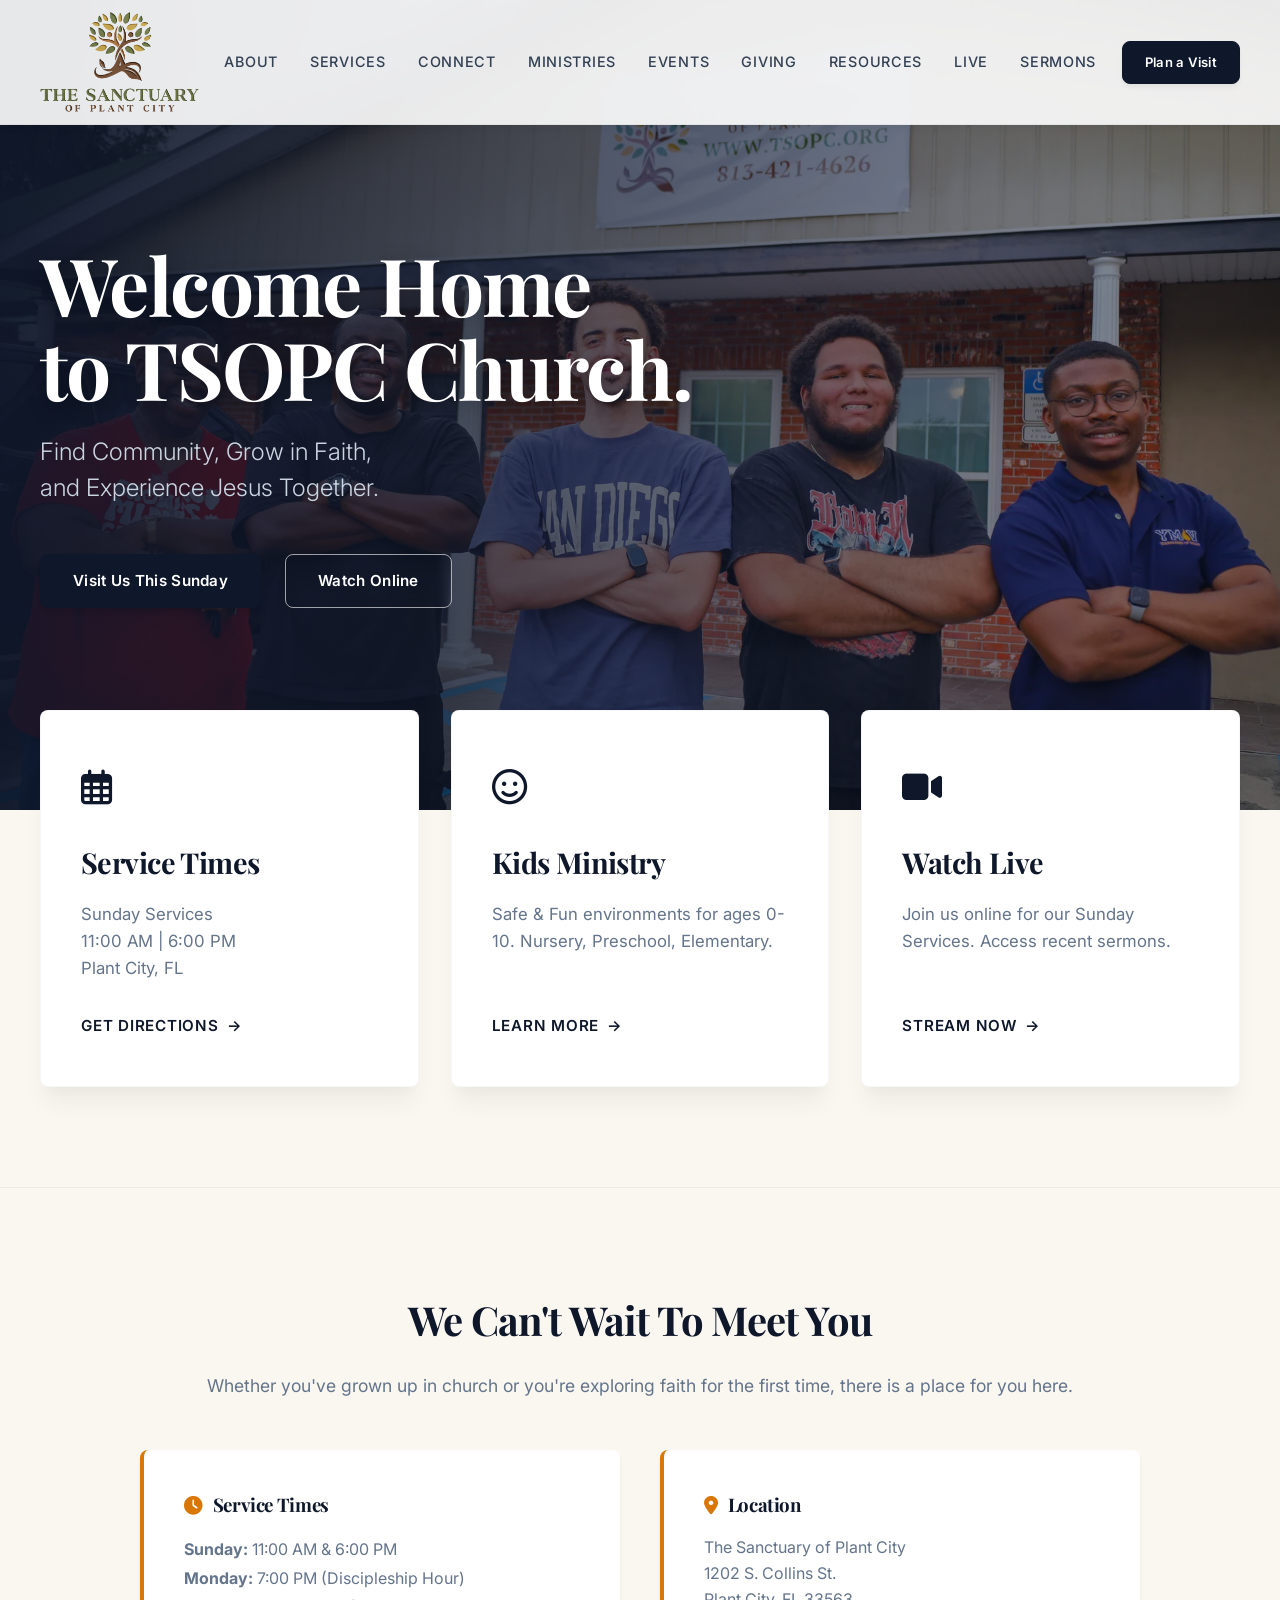
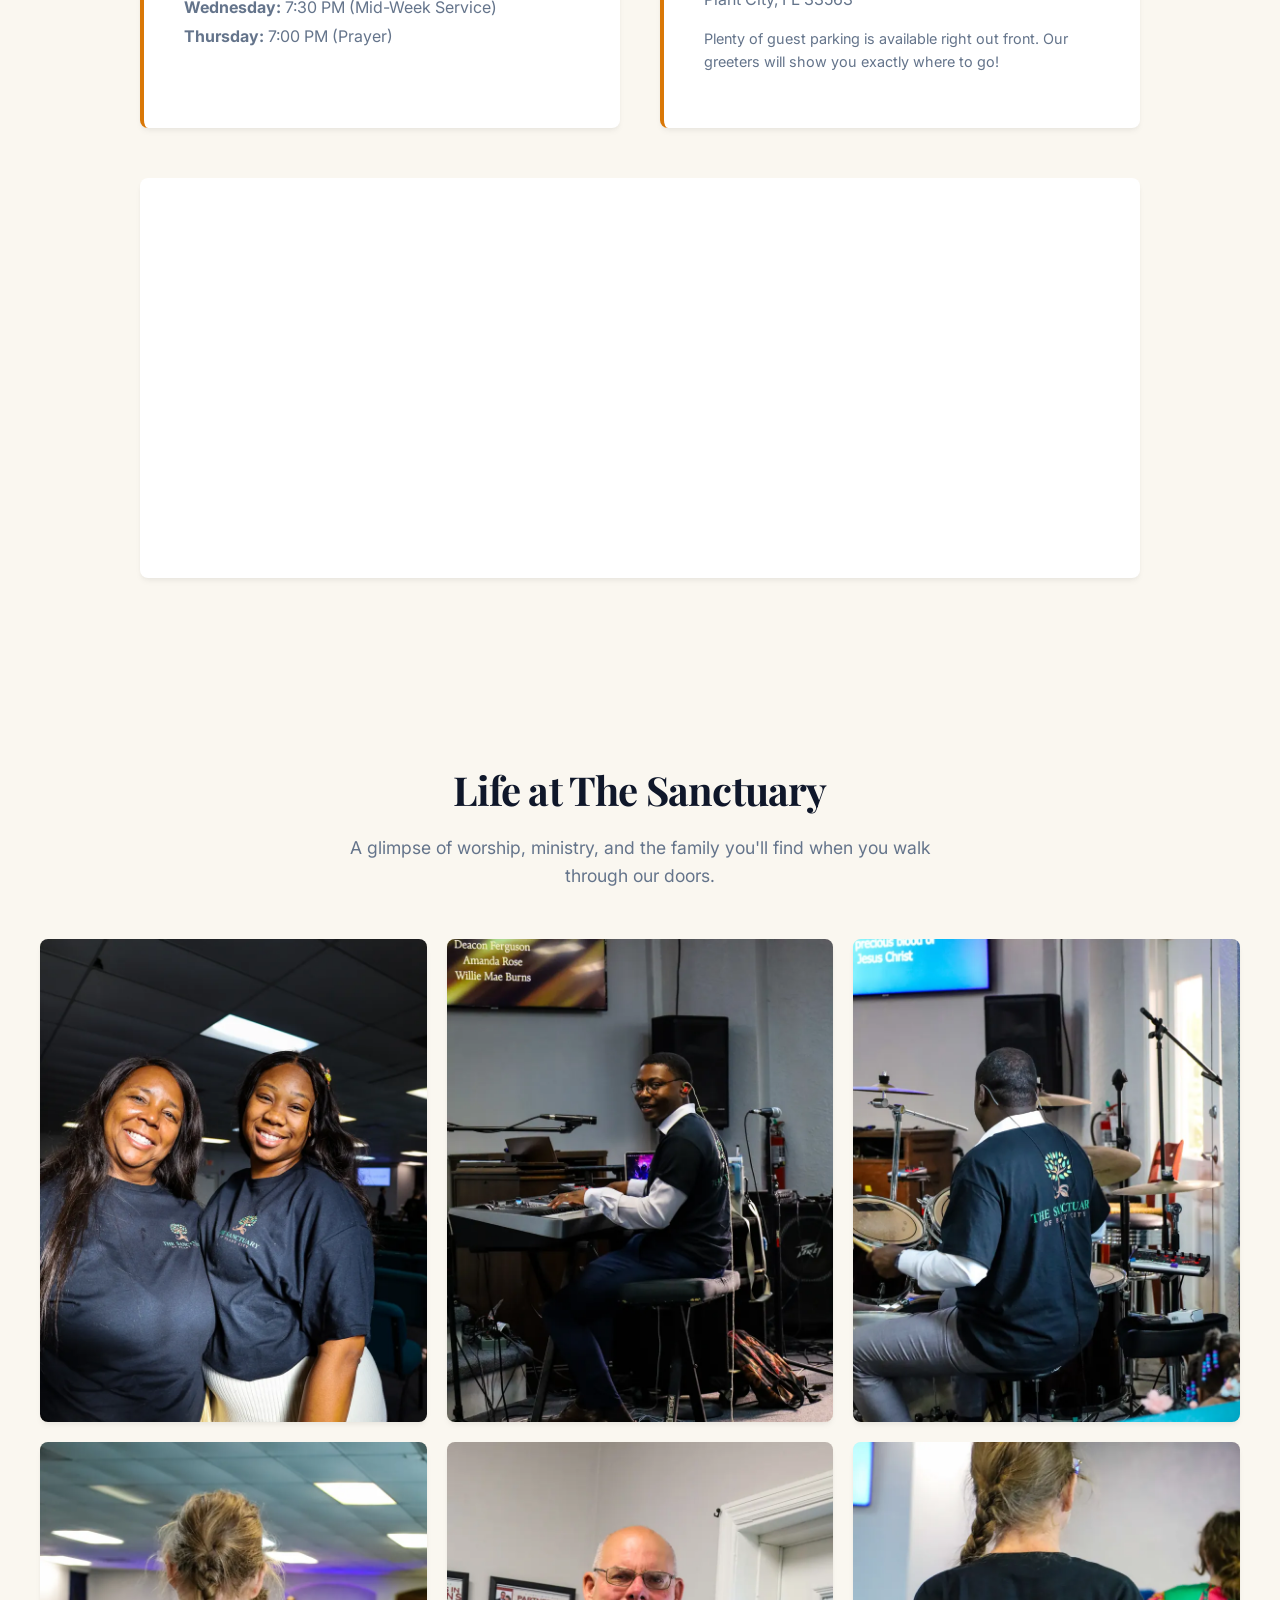
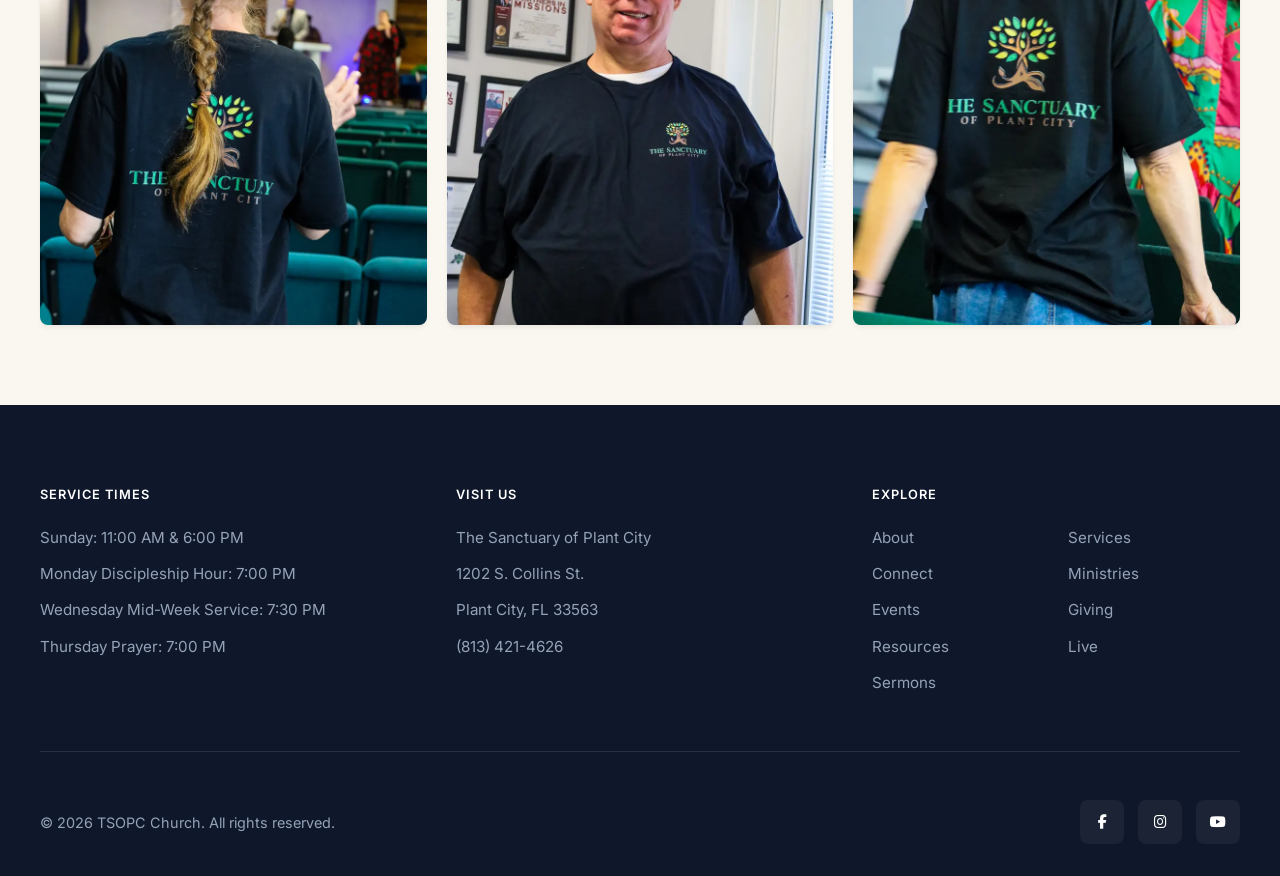
<file: index.html>
<!DOCTYPE html>
<html lang="en">
<head>
    <meta charset="UTF-8">
    <meta name="viewport" content="width=device-width, initial-scale=1.0">
    <meta http-equiv="Cache-Control" content="no-cache, must-revalidate">
    <title>TSOPC Church | Welcome Home</title>
    <meta name="description" content="Welcome home to TSOPC Church. Find community, grow in faith, and experience Jesus together.">
    <link rel="stylesheet" href="styles.css?v=19">
    <!-- Using Google Fonts for clean, modern typography -->
    <link rel="preconnect" href="https://fonts.googleapis.com">
    <link rel="preconnect" href="https://fonts.gstatic.com" crossorigin>
    <link href="https://fonts.googleapis.com/css2?family=Inter:wght@400;500;600;700&family=Playfair+Display:wght@700&display=swap" rel="stylesheet">
    <!-- FontAwesome for Icons -->
    <link rel="stylesheet" href="https://cdnjs.cloudflare.com/ajax/libs/font-awesome/6.4.0/css/all.min.css">
</head>
<body>

    <!-- Main Navigation -->
    <nav class="navbar">
        <div class="nav-container">
            <a href="index.html" class="logo"><img src="logo-transparent.png?v=3" alt="TSOPC Logo" class="nav-logo-img"></a>
            <div class="nav-links" id="primary-nav">
                <a href="about.html">About</a>
                <a href="services.html">Services</a>
                <a href="connect.html">Connect</a>
                <a href="ministries.html">Ministries</a>
                <a href="events.html">Events</a>
                <a href="giving.html">Giving</a>
                <a href="resources.html">Resources</a>
                <a href="live.html">Live</a>
                <a href="sermons.html">Sermons</a>
            </div>
            <a href="#plan-visit" class="btn btn-primary">Plan a Visit</a>
            
            <!-- Mobile Menu Toggle -->
            <button class="mobile-toggle" aria-label="Toggle menu" aria-expanded="false" aria-controls="primary-nav">
                <i aria-hidden="true" class="fas fa-bars"></i>
            </button>
        </div>
    </nav>

    <!-- Hero Section -->
    <header class="hero">
        <picture>
            <source type="image/webp" srcset="hero-community.webp?v=16">
            <img class="hero-video" src="hero-community.jpg?v=16" alt="Members of The Sanctuary of Plant City gathered outside the church" fetchpriority="high">
        </picture>
        <div class="hero-overlay"></div>
        <div class="hero-content">
            <h1>Welcome Home<br>to TSOPC Church.</h1>
            <p>Find Community, Grow in Faith,<br>and Experience Jesus Together.</p>
            <div class="hero-actions">
                <a href="#plan-visit" class="btn btn-primary">Visit Us This Sunday</a>
                <a href="live.html" class="btn btn-outline">Watch Online</a>
            </div>
        </div>
    </header>

    <!-- Interactive Cards Section (Overlapping Hero) -->
    <section class="quick-links">
        <h2 class="visually-hidden">Quick links</h2>
        <div class="cards-container">
            <!-- Card 1 -->
            <div class="card">
                <div class="card-icon">
                    <i aria-hidden="true" class="far fa-calendar-alt"></i>
                </div>
                <h3>Service Times</h3>
                <p>Sunday Services<br>11:00 AM | 6:00 PM<br>Plant City, FL</p>
                <a href="#plan-visit" class="card-link">Get Directions</a>
            </div>

            <!-- Card 2 -->
            <div class="card">
                <div class="card-icon">
                    <i aria-hidden="true" class="far fa-smile"></i>
                </div>
                <h3>Kids Ministry</h3>
                <p>Safe & Fun environments for ages 0-10. Nursery, Preschool, Elementary.</p>
                <a href="ministries.html" class="card-link">Learn More</a>
            </div>

            <!-- Card 3 -->
            <div class="card">
                <div class="card-icon">
                    <i aria-hidden="true" class="fas fa-video"></i>
                </div>
                <h3>Watch Live</h3>
                <p>Join us online for our Sunday Services. Access recent sermons.</p>
                <a href="live.html" class="card-link">Stream Now</a>
            </div>
        </div>
    </section>

    <!-- Plan a Visit Section -->
    <section id="plan-visit" class="visit-section">
        <div class="visit-container">
            <h2 class="visit-title">We Can't Wait To Meet You</h2>
            <p class="visit-intro">Whether you've grown up in church or you're exploring faith for the first time, there is a place for you here.</p>

            <div class="visit-grid">
                <div class="visit-card">
                    <h3><i aria-hidden="true" class="fas fa-clock"></i>Service Times</h3>
                    <ul class="visit-times">
                        <li><strong>Sunday:</strong> 11:00 AM &amp; 6:00 PM</li>
                        <li><strong>Monday:</strong> 7:00 PM (Discipleship Hour)</li>
                        <li><strong>Wednesday:</strong> 7:30 PM (Mid-Week Service)</li>
                        <li><strong>Thursday:</strong> 7:00 PM (Prayer)</li>
                    </ul>
                </div>

                <div class="visit-card">
                    <h3><i aria-hidden="true" class="fas fa-map-marker-alt"></i>Location</h3>
                    <p>
                        The Sanctuary of Plant City<br>
                        1202 S. Collins St.<br>
                        Plant City, FL 33563
                    </p>
                    <p class="visit-note">Plenty of guest parking is available right out front. Our greeters will show you exactly where to go!</p>
                </div>
            </div>

            <div class="visit-map">
                <iframe title="Map to The Sanctuary of Plant City, 1202 S. Collins St., Plant City, FL" src="https://maps.google.com/maps?q=1202%20S.%20Collins%20St.,%20Plant%20City,%20FL%2033563&t=&z=15&ie=UTF8&iwloc=&output=embed" width="100%" height="400" style="border:0;" allowfullscreen="" loading="lazy" referrerpolicy="no-referrer-when-downgrade"></iframe>
            </div>
        </div>
    </section>

    <!-- Life at TSOPC — photo gallery -->
    <section class="gallery-section" aria-labelledby="gallery-heading">
        <div class="gallery-container">
            <h2 id="gallery-heading" class="gallery-title">Life at The Sanctuary</h2>
            <p class="gallery-intro">A glimpse of worship, ministry, and the family you'll find when you walk through our doors.</p>
            <div class="gallery-grid">
                <figure class="gallery-item">
                    <picture>
                        <source type="image/webp" srcset="gallery-community-women-pair.webp?v=1">
                        <img src="gallery-community-women-pair.jpg?v=1" alt="Two smiling members of The Sanctuary of Plant City" loading="lazy" width="800" height="1000">
                    </picture>
                </figure>
                <figure class="gallery-item">
                    <picture>
                        <source type="image/webp" srcset="gallery-worship-keys-smile.webp?v=1">
                        <img src="gallery-worship-keys-smile.jpg?v=1" alt="Musician smiling at the keyboard during worship" loading="lazy" width="800" height="1000">
                    </picture>
                </figure>
                <figure class="gallery-item">
                    <picture>
                        <source type="image/webp" srcset="gallery-worship-drummer.webp?v=1">
                        <img src="gallery-worship-drummer.jpg?v=1" alt="Drummer leading worship at The Sanctuary of Plant City" loading="lazy" width="800" height="1000">
                    </picture>
                </figure>
                <figure class="gallery-item">
                    <picture>
                        <source type="image/webp" srcset="gallery-worship-service.webp?v=1">
                        <img src="gallery-worship-service.jpg?v=1" alt="Members worshipping together during a service" loading="lazy" width="800" height="1000">
                    </picture>
                </figure>
                <figure class="gallery-item">
                    <picture>
                        <source type="image/webp" srcset="gallery-member-missions.webp?v=1">
                        <img src="gallery-member-missions.jpg?v=1" alt="A member of The Sanctuary of Plant City" loading="lazy" width="800" height="1000">
                    </picture>
                </figure>
                <figure class="gallery-item">
                    <picture>
                        <source type="image/webp" srcset="gallery-member-logo-tee.webp?v=1">
                        <img src="gallery-member-logo-tee.jpg?v=1" alt="A member wearing a Sanctuary of Plant City shirt" loading="lazy" width="800" height="1000">
                    </picture>
                </figure>
            </div>
        </div>
    </section>

    <!-- Footer -->
    <footer>
        <div class="footer-grid">
            <div class="footer-col">
                <h4>Service Times</h4>
                <ul>
                    <li>Sunday: 11:00 AM &amp; 6:00 PM</li>
                    <li>Monday Discipleship Hour: 7:00 PM</li>
                    <li>Wednesday Mid-Week Service: 7:30 PM</li>
                    <li>Thursday Prayer: 7:00 PM</li>
                </ul>
            </div>
            <div class="footer-col">
                <h4>Visit Us</h4>
                <ul>
                    <li>The Sanctuary of Plant City</li>
                    <li>1202 S. Collins St.</li>
                    <li>Plant City, FL 33563</li>
                    <li><a href="tel:+18134214626">(813) 421-4626</a></li>
                </ul>
            </div>
            <div class="footer-col footer-nav">
                <h4>Explore</h4>
                <ul>
                    <li><a href="about.html">About</a></li>
                    <li><a href="services.html">Services</a></li>
                    <li><a href="connect.html">Connect</a></li>
                    <li><a href="ministries.html">Ministries</a></li>
                    <li><a href="events.html">Events</a></li>
                    <li><a href="giving.html">Giving</a></li>
                    <li><a href="resources.html">Resources</a></li>
                    <li><a href="live.html">Live</a></li>
                    <li><a href="sermons.html">Sermons</a></li>
                </ul>
            </div>
        </div>
        <div class="footer-bottom">
            <p>&copy; 2026 TSOPC Church. All rights reserved.</p>
            <div class="footer-social">
                <a href="https://www.facebook.com/PCUPC/" target="_blank" rel="noopener noreferrer" aria-label="Facebook"><i aria-hidden="true" class="fab fa-facebook-f"></i></a>
                <a href="https://www.instagram.com/plantcityupc/" target="_blank" rel="noopener noreferrer" aria-label="Instagram"><i aria-hidden="true" class="fab fa-instagram"></i></a>
                <a href="https://www.youtube.com/@plantcityupc2962" target="_blank" rel="noopener noreferrer" aria-label="YouTube"><i aria-hidden="true" class="fab fa-youtube"></i></a>
            </div>
        </div>
    </footer>

    <script src="script.js"></script>
</body>
</html>
</file>
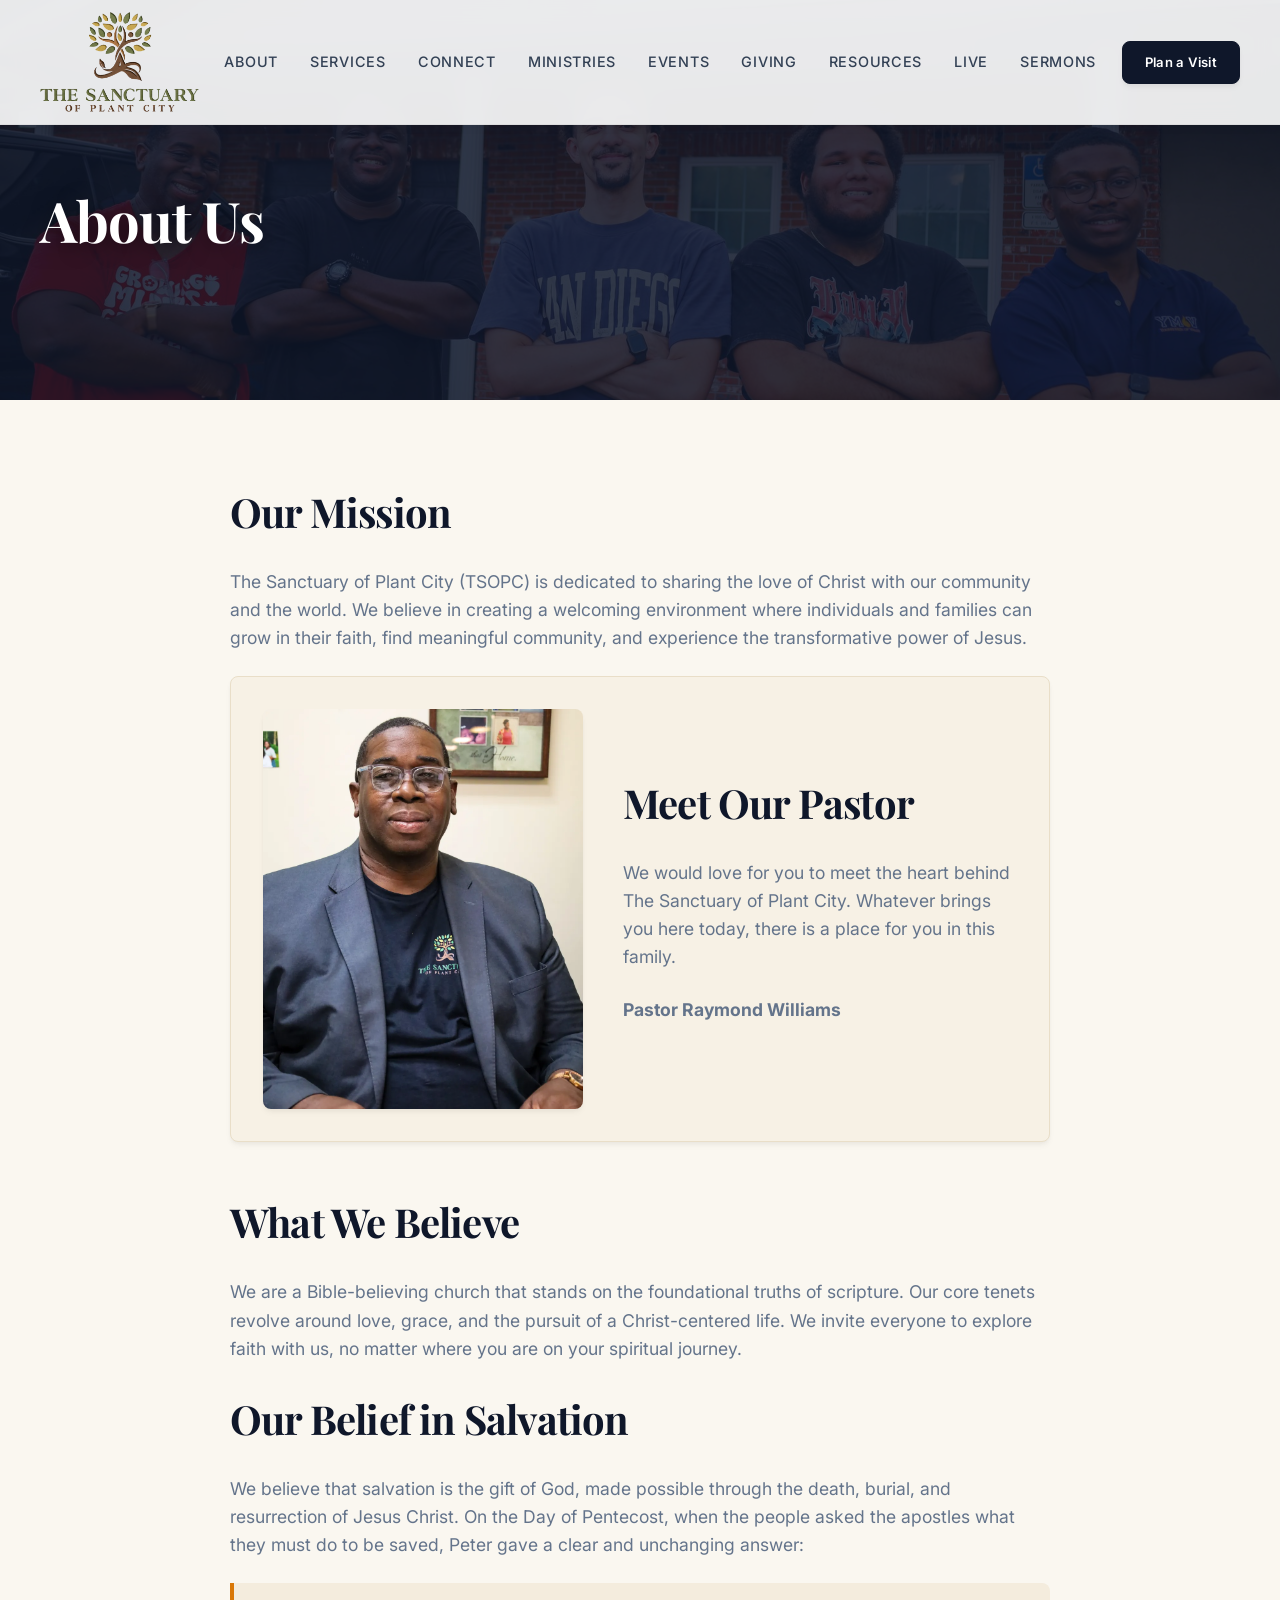
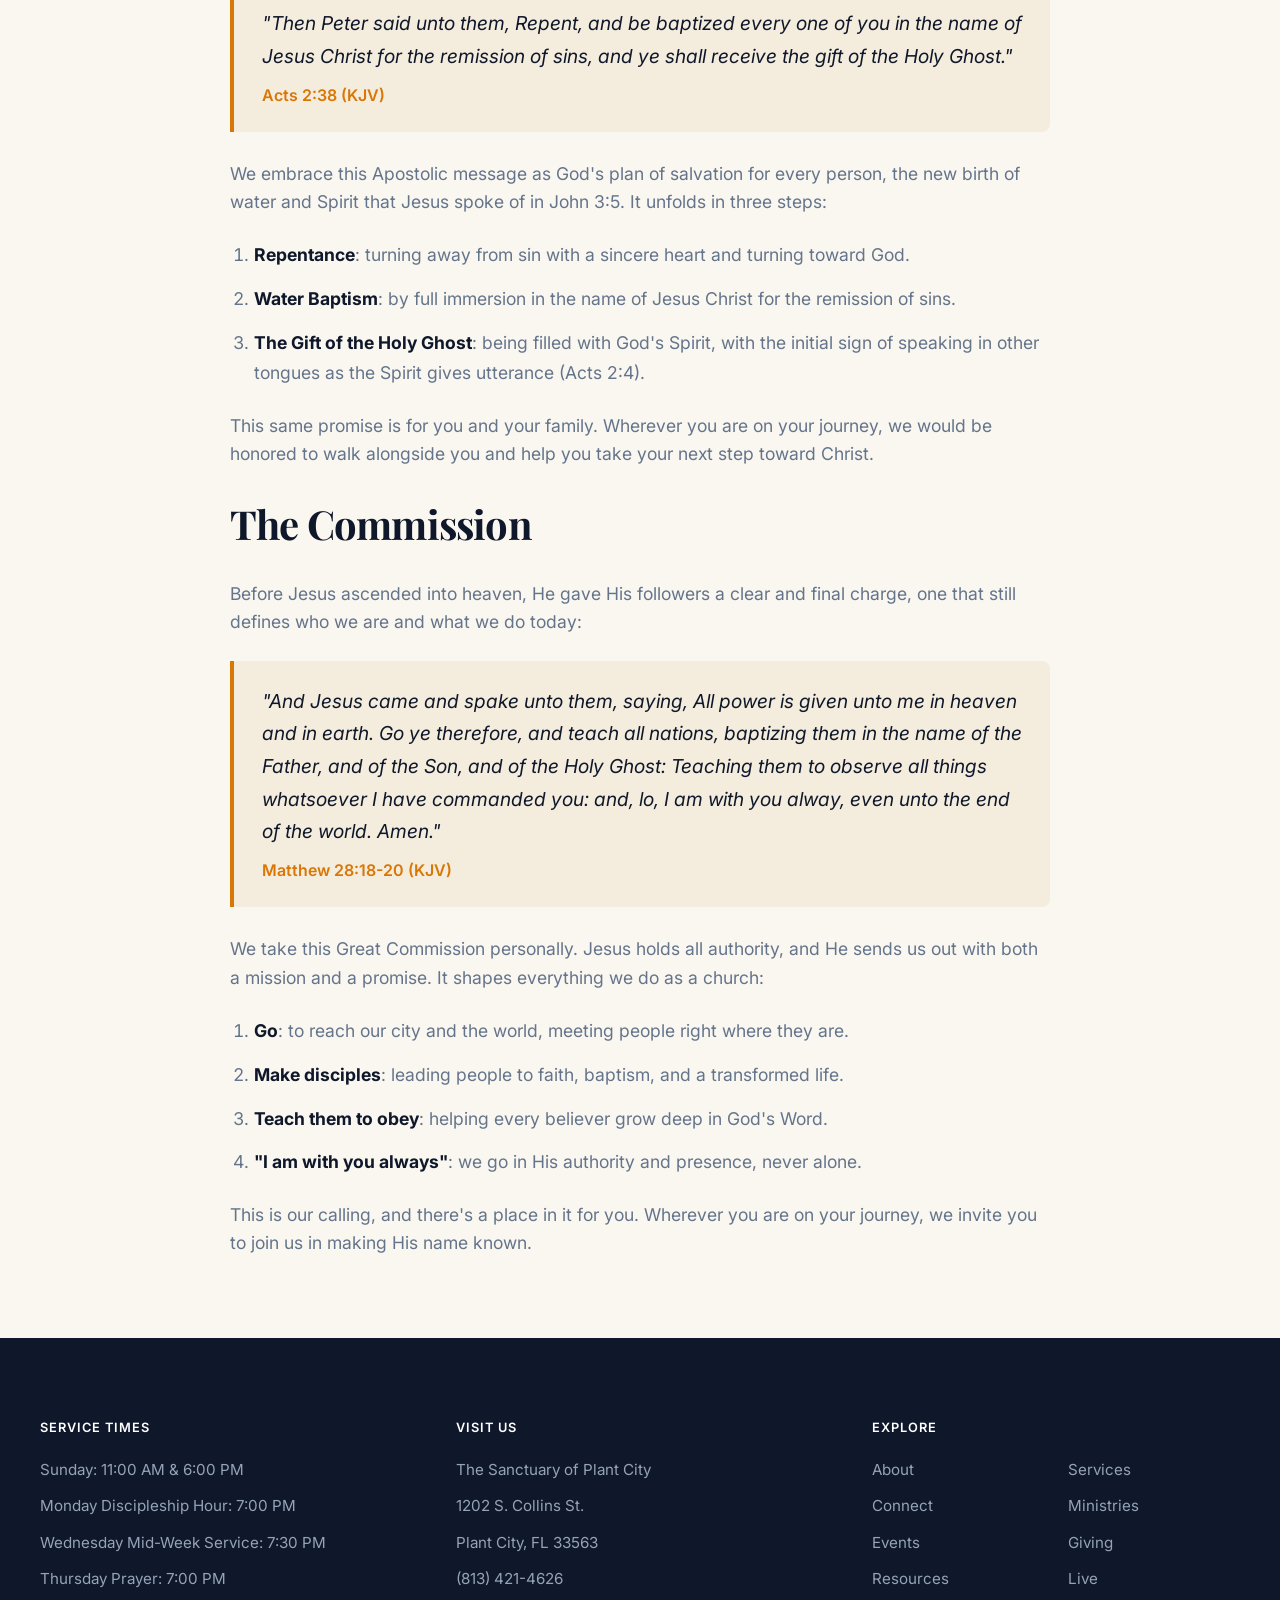
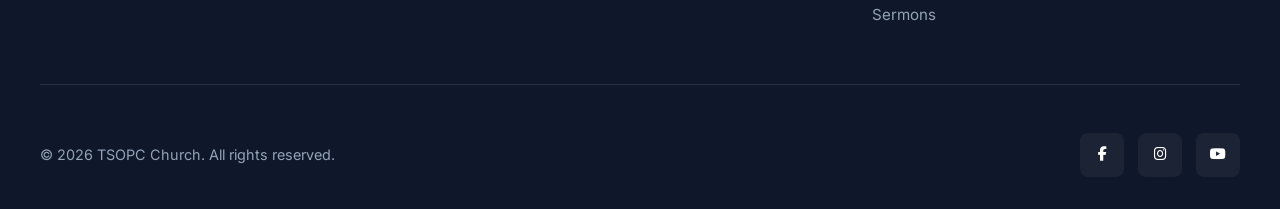
<file: about.html>
<!DOCTYPE html>
<html lang="en">

<head>
    <meta charset="UTF-8">
    <meta name="viewport" content="width=device-width, initial-scale=1.0">
    <meta http-equiv="Cache-Control" content="no-cache, must-revalidate">
    <title>About Us | TSOPC Church</title>
    <meta name="description" content="Learn about The Sanctuary of Plant City (TSOPC), our mission, what we believe, and the welcoming faith community we're building in Plant City, FL.">
    <link rel="stylesheet" href="styles.css?v=19">
    <link rel="preconnect" href="https://fonts.googleapis.com">
    <link rel="preconnect" href="https://fonts.gstatic.com" crossorigin>
    <link
        href="https://fonts.googleapis.com/css2?family=Inter:wght@400;500;600;700&family=Playfair+Display:wght@700&display=swap"
        rel="stylesheet">
    <link rel="stylesheet" href="https://cdnjs.cloudflare.com/ajax/libs/font-awesome/6.4.0/css/all.min.css">
</head>

<body>

    <nav class="navbar">
        <div class="nav-container">
            <a href="index.html" class="logo"><img src="logo-transparent.png?v=3" alt="TSOPC Logo"
                    class="nav-logo-img"></a>
            <div class="nav-links" id="primary-nav">
                <a href="about.html">About</a>
                <a href="services.html">Services</a>
                <a href="connect.html">Connect</a>
                <a href="ministries.html">Ministries</a>
                <a href="events.html">Events</a>
                <a href="giving.html">Giving</a>
                <a href="resources.html">Resources</a>
                <a href="live.html">Live</a>
                <a href="sermons.html">Sermons</a>
            </div>
            <a href="index.html#plan-visit" class="btn btn-primary">Plan a Visit</a>
            <button class="mobile-toggle" aria-label="Toggle menu" aria-expanded="false" aria-controls="primary-nav"><i aria-hidden="true" class="fas fa-bars"></i></button>
        </div>
    </nav>

    <header class="page-hero">
        <div class="page-hero-overlay"></div>
        <div class="hero-content">
            <h1>About Us</h1>
        </div>
    </header>

    <main class="page-content medium page-prose">
        <h2>Our Mission</h2>
        <p>The Sanctuary of Plant City (TSOPC) is dedicated to sharing the love of Christ with our community and the
            world. We believe in creating a welcoming environment where individuals and families can grow in their
            faith, find meaningful community, and experience the transformative power of Jesus.</p>

        <section class="pastor-section" aria-labelledby="pastor-heading">
            <picture>
                <source type="image/webp" srcset="pastor-raymond-williams.webp?v=1">
                <img class="pastor-photo" src="pastor-raymond-williams.jpg?v=1"
                    alt="Pastor Raymond Williams of The Sanctuary of Plant City" loading="lazy" width="1000"
                    height="1250">
            </picture>
            <div class="pastor-body">
                <h2 id="pastor-heading">Meet Our Pastor</h2>
                <p>We would love for you to meet the heart behind The Sanctuary of Plant City. Whatever brings you
                    here today, there is a place for you in this family.</p>
                <p class="pastor-name">Pastor Raymond Williams</p>
            </div>
        </section>

        <h2>What We Believe</h2>
        <p>We are a Bible-believing church that stands on the foundational truths of scripture. Our core tenets revolve
            around love, grace, and the pursuit of a Christ-centered life. We invite everyone to explore faith with us,
            no matter where you are on your spiritual journey.</p>

        <h2>Our Belief in Salvation</h2>
        <p>We believe that salvation is the gift of God, made possible through the death, burial, and resurrection of
            Jesus Christ. On the Day of Pentecost, when the people asked the apostles what they must do to be saved,
            Peter gave a clear and unchanging answer:</p>
        <blockquote class="scripture">
            <p>"Then Peter said unto them, Repent, and be baptized every one of you in the name of Jesus Christ for the
                remission of sins, and ye shall receive the gift of the Holy Ghost."</p>
            <cite>Acts 2:38 (KJV)</cite>
        </blockquote>
        <p>We embrace this Apostolic message as God's plan of salvation for every person, the new birth of water
            and Spirit that Jesus spoke of in John 3:5. It unfolds in three steps:</p>
        <ol>
            <li><strong>Repentance</strong>: turning away from sin with a sincere heart and turning toward God.</li>
            <li><strong>Water Baptism</strong>: by full immersion in the name of Jesus Christ for the remission of
                sins.</li>
            <li><strong>The Gift of the Holy Ghost</strong>: being filled with God's Spirit, with the initial
                sign of speaking in other tongues as the Spirit gives utterance (Acts 2:4).</li>
        </ol>
        <p>This same promise is for you and your family. Wherever you are on your journey, we would be honored to walk
            alongside you and help you take your next step toward Christ.</p>

        <h2>The Commission</h2>
        <p>Before Jesus ascended into heaven, He gave His followers a clear and final charge, one that still
            defines who we are and what we do today:</p>
        <blockquote class="scripture">
            <p>"And Jesus came and spake unto them, saying, All power is given unto me in heaven and in earth. Go ye
                therefore, and teach all nations, baptizing them in the name of the Father, and of the Son, and of the
                Holy Ghost: Teaching them to observe all things whatsoever I have commanded you: and, lo, I am with you
                alway, even unto the end of the world. Amen."</p>
            <cite>Matthew 28:18-20 (KJV)</cite>
        </blockquote>
        <p>We take this Great Commission personally. Jesus holds all authority, and He sends us out with both a mission
            and a promise. It shapes everything we do as a church:</p>
        <ol>
            <li><strong>Go</strong>: to reach our city and the world, meeting people right where they are.</li>
            <li><strong>Make disciples</strong>: leading people to faith, baptism, and a transformed life.</li>
            <li><strong>Teach them to obey</strong>: helping every believer grow deep in God's Word.</li>
            <li><strong>"I am with you always"</strong>: we go in His authority and presence, never alone.</li>
        </ol>
        <p>This is our calling, and there's a place in it for you. Wherever you are on your journey, we invite you to
            join us in making His name known.</p>
    </main>

    <footer>
        <div class="footer-grid">
            <div class="footer-col">
                <h4>Service Times</h4>
                <ul>
                    <li>Sunday: 11:00 AM &amp; 6:00 PM</li>
                    <li>Monday Discipleship Hour: 7:00 PM</li>
                    <li>Wednesday Mid-Week Service: 7:30 PM</li>
                    <li>Thursday Prayer: 7:00 PM</li>
                </ul>
            </div>
            <div class="footer-col">
                <h4>Visit Us</h4>
                <ul>
                    <li>The Sanctuary of Plant City</li>
                    <li>1202 S. Collins St.</li>
                    <li>Plant City, FL 33563</li>
                    <li><a href="tel:+18134214626">(813) 421-4626</a></li>
                </ul>
            </div>
            <div class="footer-col footer-nav">
                <h4>Explore</h4>
                <ul>
                    <li><a href="about.html">About</a></li>
                    <li><a href="services.html">Services</a></li>
                    <li><a href="connect.html">Connect</a></li>
                    <li><a href="ministries.html">Ministries</a></li>
                    <li><a href="events.html">Events</a></li>
                    <li><a href="giving.html">Giving</a></li>
                    <li><a href="resources.html">Resources</a></li>
                    <li><a href="live.html">Live</a></li>
                    <li><a href="sermons.html">Sermons</a></li>
                </ul>
            </div>
        </div>
        <div class="footer-bottom">
            <p>&copy; 2026 TSOPC Church. All rights reserved.</p>
            <div class="footer-social">
                <a href="https://www.facebook.com/PCUPC/" target="_blank" rel="noopener noreferrer" aria-label="Facebook"><i aria-hidden="true" class="fab fa-facebook-f"></i></a>
                <a href="https://www.instagram.com/plantcityupc/" target="_blank" rel="noopener noreferrer" aria-label="Instagram"><i aria-hidden="true" class="fab fa-instagram"></i></a>
                <a href="https://www.youtube.com/@plantcityupc2962" target="_blank" rel="noopener noreferrer" aria-label="YouTube"><i aria-hidden="true" class="fab fa-youtube"></i></a>
            </div>
        </div>
    </footer>
    <script src="script.js"></script>
</body>

</html>
</file>
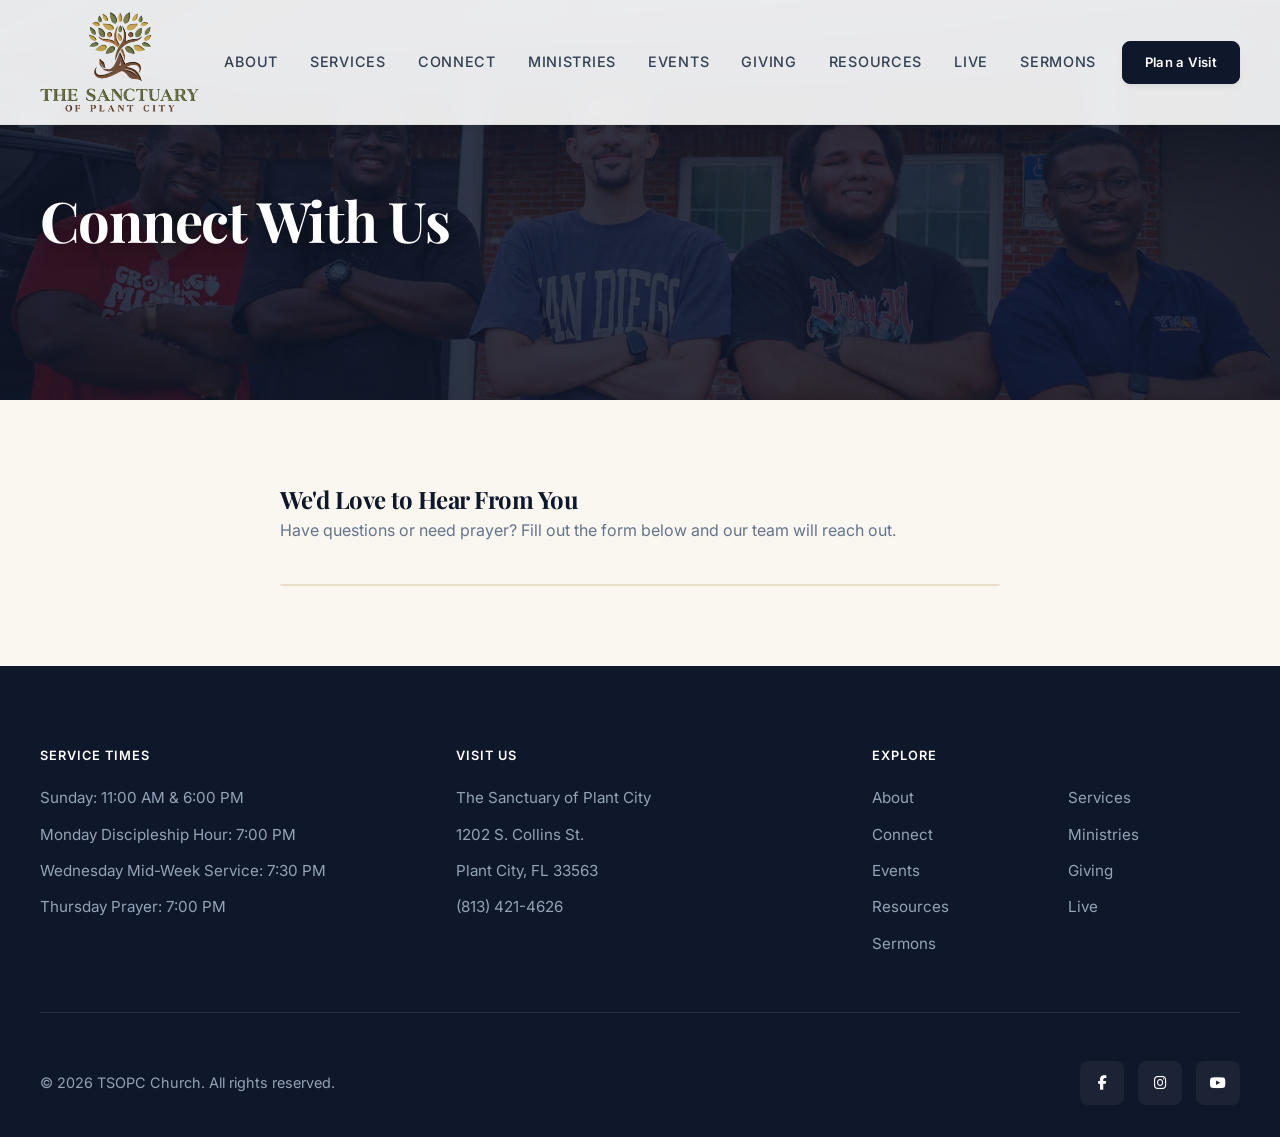
<file: connect.html>
<!DOCTYPE html>
<html lang="en">
<head>
    <meta charset="UTF-8">
    <meta name="viewport" content="width=device-width, initial-scale=1.0">
    <meta http-equiv="Cache-Control" content="no-cache, must-revalidate">
    <title>Connect | TSOPC Church</title>
    <meta name="description" content="Connect with TSOPC Church in Plant City, FL. Have a question or need prayer? Reach out and our team will get back to you.">
    <link rel="stylesheet" href="styles.css?v=19">
    <link rel="preconnect" href="https://fonts.googleapis.com">
    <link rel="preconnect" href="https://fonts.gstatic.com" crossorigin>
    <link href="https://fonts.googleapis.com/css2?family=Inter:wght@400;500;600;700&family=Playfair+Display:wght@700&display=swap" rel="stylesheet">
    <link rel="stylesheet" href="https://cdnjs.cloudflare.com/ajax/libs/font-awesome/6.4.0/css/all.min.css">
</head>
<body>
    <nav class="navbar">
        <div class="nav-container">
            <a href="index.html" class="logo"><img src="logo-transparent.png?v=3" alt="TSOPC Logo" class="nav-logo-img"></a>
            <div class="nav-links" id="primary-nav">
                <a href="about.html">About</a>
                <a href="services.html">Services</a>
                <a href="connect.html">Connect</a>
                <a href="ministries.html">Ministries</a>
                <a href="events.html">Events</a>
                <a href="giving.html">Giving</a>
                <a href="resources.html">Resources</a>
                <a href="live.html">Live</a>
                <a href="sermons.html">Sermons</a>
            </div>
            <a href="index.html#plan-visit" class="btn btn-primary">Plan a Visit</a>
            <button class="mobile-toggle" aria-label="Toggle menu" aria-expanded="false" aria-controls="primary-nav"><i aria-hidden="true" class="fas fa-bars"></i></button>
        </div>
    </nav>

    <header class="page-hero">
        <div class="page-hero-overlay"></div>
        <div class="hero-content">
            <h1>Connect With Us</h1>
        </div>
    </header>

    <main class="page-content narrow">
        <h2>We'd Love to Hear From You</h2>
        <p style="color: var(--text-muted); margin-bottom: 40px;">Have questions or need prayer? Fill out the form below and our team will reach out.</p>
        
        <div class="subsplash-embed-container">
            <script id="subsplash-embed-form-12ea1012-1812-4afe-b287-cf906ca4d60a" type="text/javascript">var target = document.getElementById("subsplash-embed-form-12ea1012-1812-4afe-b287-cf906ca4d60a");var script = document.createElement("script");script.type = "text/javascript";script.onload = function() {subsplashEmbed("u/-HB8TNQ/forms/d/12ea1012-1812-4afe-b287-cf906ca4d60a?embed=1","https://subsplash.com","subsplash-embed-form-12ea1012-1812-4afe-b287-cf906ca4d60a");};script.src = "https://dashboard.static.subsplash.com/production/web-client/external/embed-1.1.0.js";target.parentElement.insertBefore(script, target);</script>
        </div>
    </main>

    <footer>
        <div class="footer-grid">
            <div class="footer-col">
                <h4>Service Times</h4>
                <ul>
                    <li>Sunday: 11:00 AM &amp; 6:00 PM</li>
                    <li>Monday Discipleship Hour: 7:00 PM</li>
                    <li>Wednesday Mid-Week Service: 7:30 PM</li>
                    <li>Thursday Prayer: 7:00 PM</li>
                </ul>
            </div>
            <div class="footer-col">
                <h4>Visit Us</h4>
                <ul>
                    <li>The Sanctuary of Plant City</li>
                    <li>1202 S. Collins St.</li>
                    <li>Plant City, FL 33563</li>
                    <li><a href="tel:+18134214626">(813) 421-4626</a></li>
                </ul>
            </div>
            <div class="footer-col footer-nav">
                <h4>Explore</h4>
                <ul>
                    <li><a href="about.html">About</a></li>
                    <li><a href="services.html">Services</a></li>
                    <li><a href="connect.html">Connect</a></li>
                    <li><a href="ministries.html">Ministries</a></li>
                    <li><a href="events.html">Events</a></li>
                    <li><a href="giving.html">Giving</a></li>
                    <li><a href="resources.html">Resources</a></li>
                    <li><a href="live.html">Live</a></li>
                    <li><a href="sermons.html">Sermons</a></li>
                </ul>
            </div>
        </div>
        <div class="footer-bottom">
            <p>&copy; 2026 TSOPC Church. All rights reserved.</p>
            <div class="footer-social">
                <a href="https://www.facebook.com/PCUPC/" target="_blank" rel="noopener noreferrer" aria-label="Facebook"><i aria-hidden="true" class="fab fa-facebook-f"></i></a>
                <a href="https://www.instagram.com/plantcityupc/" target="_blank" rel="noopener noreferrer" aria-label="Instagram"><i aria-hidden="true" class="fab fa-instagram"></i></a>
                <a href="https://www.youtube.com/@plantcityupc2962" target="_blank" rel="noopener noreferrer" aria-label="YouTube"><i aria-hidden="true" class="fab fa-youtube"></i></a>
            </div>
        </div>
    </footer>
    <script src="script.js"></script>
</body>
</html>
</file>
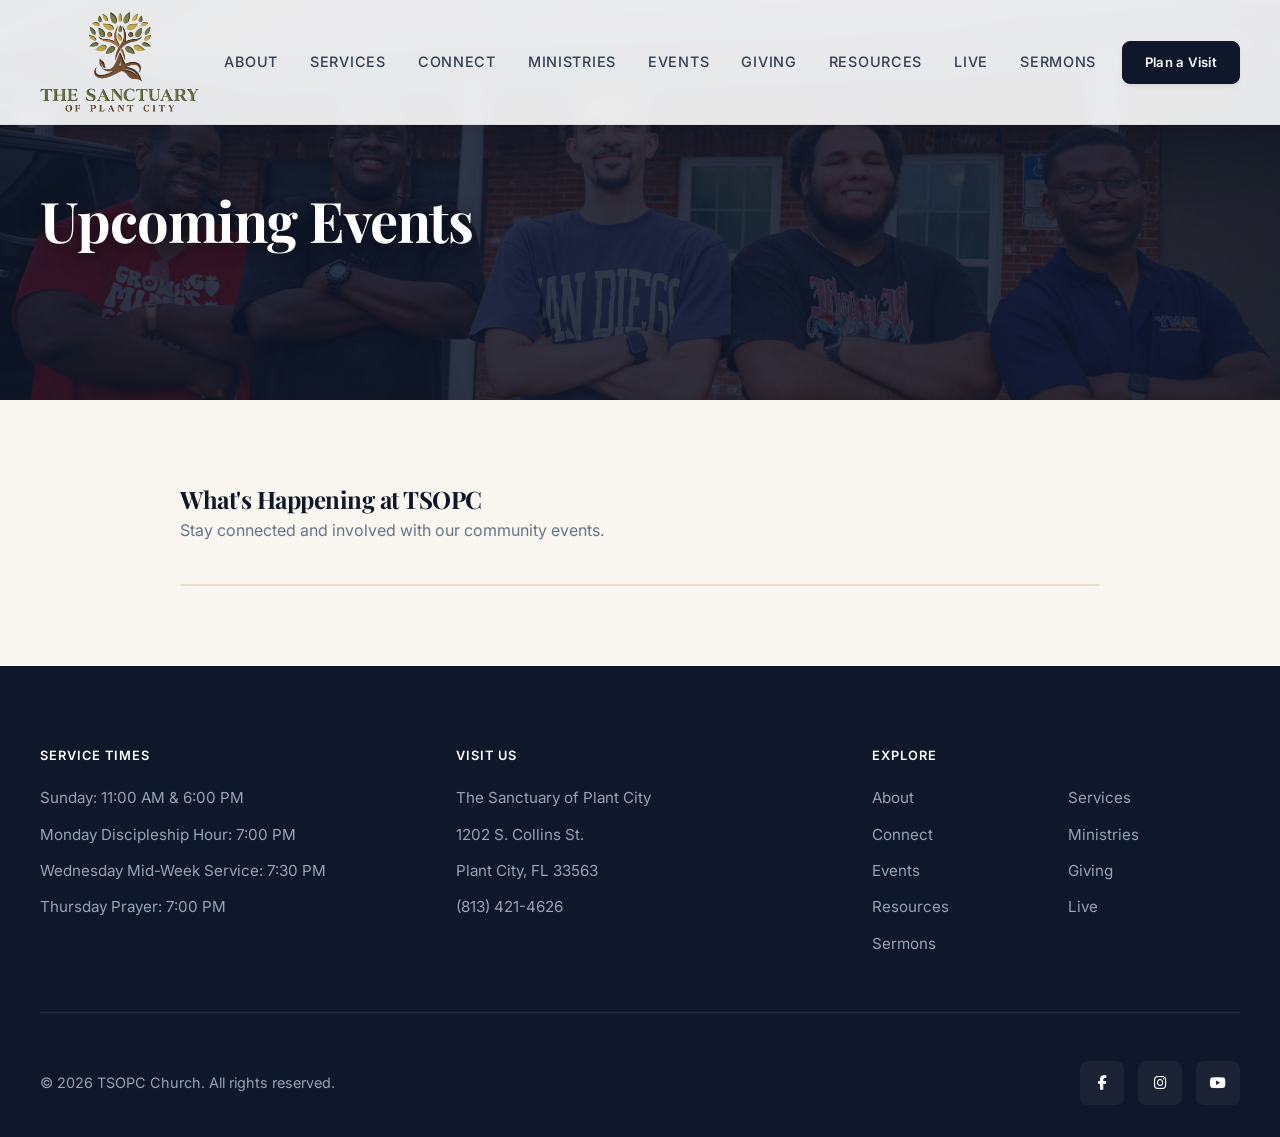
<file: events.html>
<!DOCTYPE html>
<html lang="en">
<head>
    <meta charset="UTF-8">
    <meta name="viewport" content="width=device-width, initial-scale=1.0">
    <meta http-equiv="Cache-Control" content="no-cache, must-revalidate">
    <title>Events | TSOPC Church</title>
    <meta name="description" content="See what's happening at TSOPC Church. Stay up to date with upcoming events and community gatherings in Plant City, FL.">
    <link rel="stylesheet" href="styles.css?v=19">
    <link rel="preconnect" href="https://fonts.googleapis.com">
    <link rel="preconnect" href="https://fonts.gstatic.com" crossorigin>
    <link href="https://fonts.googleapis.com/css2?family=Inter:wght@400;500;600;700&family=Playfair+Display:wght@700&display=swap" rel="stylesheet">
    <link rel="stylesheet" href="https://cdnjs.cloudflare.com/ajax/libs/font-awesome/6.4.0/css/all.min.css">
</head>
<body>
    <nav class="navbar">
        <div class="nav-container">
            <a href="index.html" class="logo"><img src="logo-transparent.png?v=3" alt="TSOPC Logo" class="nav-logo-img"></a>
            <div class="nav-links" id="primary-nav">
                <a href="about.html">About</a>
                <a href="services.html">Services</a>
                <a href="connect.html">Connect</a>
                <a href="ministries.html">Ministries</a>
                <a href="events.html">Events</a>
                <a href="giving.html">Giving</a>
                <a href="resources.html">Resources</a>
                <a href="live.html">Live</a>
                <a href="sermons.html">Sermons</a>
            </div>
            <a href="index.html#plan-visit" class="btn btn-primary">Plan a Visit</a>
            <button class="mobile-toggle" aria-label="Toggle menu" aria-expanded="false" aria-controls="primary-nav"><i aria-hidden="true" class="fas fa-bars"></i></button>
        </div>
    </nav>

    <header class="page-hero">
        <div class="page-hero-overlay"></div>
        <div class="hero-content">
            <h1>Upcoming Events</h1>
        </div>
    </header>

    <main class="page-content">
        <h2>What's Happening at TSOPC</h2>
        <p style="color: var(--text-muted); margin-bottom: 40px;">Stay connected and involved with our community events.</p>
        
        <div class="subsplash-embed-container">
            <script id="subsplash-embed-xtn8mhz" type="text/javascript"> var target = document.getElementById("subsplash-embed-xtn8mhz"); var script = document.createElement("script"); script.type = "text/javascript"; script.onload = function() { subsplashEmbed( "+zbjf/lb/ca/+xtn8mhz?embed", "https://subsplash.com/", "subsplash-embed-xtn8mhz" ); }; script.src = "https://dashboard.static.subsplash.com/production/web-client/external/embed-1.1.0.js"; target.parentElement.insertBefore(script, target); </script>
        </div>
    </main>

    <footer>
        <div class="footer-grid">
            <div class="footer-col">
                <h4>Service Times</h4>
                <ul>
                    <li>Sunday: 11:00 AM &amp; 6:00 PM</li>
                    <li>Monday Discipleship Hour: 7:00 PM</li>
                    <li>Wednesday Mid-Week Service: 7:30 PM</li>
                    <li>Thursday Prayer: 7:00 PM</li>
                </ul>
            </div>
            <div class="footer-col">
                <h4>Visit Us</h4>
                <ul>
                    <li>The Sanctuary of Plant City</li>
                    <li>1202 S. Collins St.</li>
                    <li>Plant City, FL 33563</li>
                    <li><a href="tel:+18134214626">(813) 421-4626</a></li>
                </ul>
            </div>
            <div class="footer-col footer-nav">
                <h4>Explore</h4>
                <ul>
                    <li><a href="about.html">About</a></li>
                    <li><a href="services.html">Services</a></li>
                    <li><a href="connect.html">Connect</a></li>
                    <li><a href="ministries.html">Ministries</a></li>
                    <li><a href="events.html">Events</a></li>
                    <li><a href="giving.html">Giving</a></li>
                    <li><a href="resources.html">Resources</a></li>
                    <li><a href="live.html">Live</a></li>
                    <li><a href="sermons.html">Sermons</a></li>
                </ul>
            </div>
        </div>
        <div class="footer-bottom">
            <p>&copy; 2026 TSOPC Church. All rights reserved.</p>
            <div class="footer-social">
                <a href="https://www.facebook.com/PCUPC/" target="_blank" rel="noopener noreferrer" aria-label="Facebook"><i aria-hidden="true" class="fab fa-facebook-f"></i></a>
                <a href="https://www.instagram.com/plantcityupc/" target="_blank" rel="noopener noreferrer" aria-label="Instagram"><i aria-hidden="true" class="fab fa-instagram"></i></a>
                <a href="https://www.youtube.com/@plantcityupc2962" target="_blank" rel="noopener noreferrer" aria-label="YouTube"><i aria-hidden="true" class="fab fa-youtube"></i></a>
            </div>
        </div>
    </footer>
    <script src="script.js"></script>
</body>
</html>
</file>
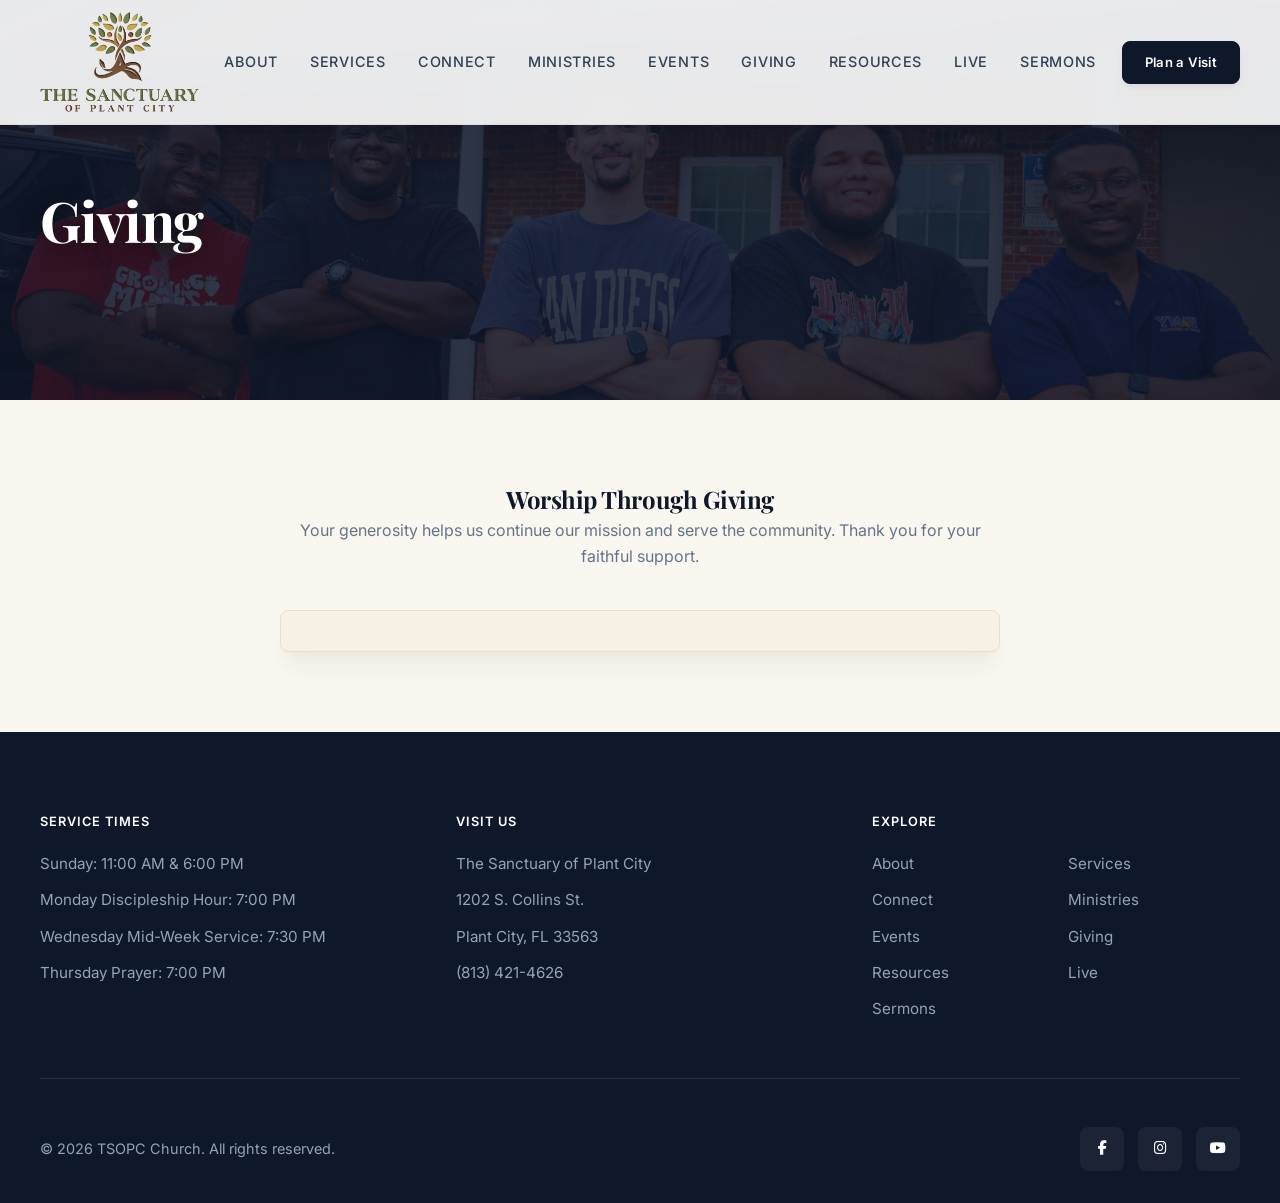
<file: giving.html>
<!DOCTYPE html>
<html lang="en">
<head>
    <meta charset="UTF-8">
    <meta name="viewport" content="width=device-width, initial-scale=1.0">
    <meta http-equiv="Cache-Control" content="no-cache, must-revalidate">
    <title>Giving | TSOPC Church</title>
    <meta name="description" content="Give to TSOPC Church. Your generosity supports our mission and community outreach in Plant City, FL. Secure online giving.">
    <link rel="stylesheet" href="styles.css?v=19">
    <link rel="preconnect" href="https://fonts.googleapis.com">
    <link rel="preconnect" href="https://fonts.gstatic.com" crossorigin>
    <link href="https://fonts.googleapis.com/css2?family=Inter:wght@400;500;600;700&family=Playfair+Display:wght@700&display=swap" rel="stylesheet">
    <link rel="stylesheet" href="https://cdnjs.cloudflare.com/ajax/libs/font-awesome/6.4.0/css/all.min.css">
</head>
<body>

    <nav class="navbar">
        <div class="nav-container">
            <a href="index.html" class="logo"><img src="logo-transparent.png?v=3" alt="TSOPC Logo" class="nav-logo-img"></a>
            <div class="nav-links" id="primary-nav">
                <a href="about.html">About</a>
                <a href="services.html">Services</a>
                <a href="connect.html">Connect</a>
                <a href="ministries.html">Ministries</a>
                <a href="events.html">Events</a>
                <a href="giving.html">Giving</a>
                <a href="resources.html">Resources</a>
                <a href="live.html">Live</a>
                <a href="sermons.html">Sermons</a>
            </div>
            <a href="index.html#plan-visit" class="btn btn-primary">Plan a Visit</a>
            <button class="mobile-toggle" aria-label="Toggle menu" aria-expanded="false" aria-controls="primary-nav"><i aria-hidden="true" class="fas fa-bars"></i></button>
        </div>
    </nav>

    <header class="page-hero">
        <div class="page-hero-overlay"></div>
        <div class="hero-content">
            <h1>Giving</h1>
        </div>
    </header>

    <main class="page-content narrow center">
        <h2>Worship Through Giving</h2>
        <p style="color: var(--text-muted);">Your generosity helps us continue our mission and serve the community. Thank you for your faithful support.</p>
        
        <div class="give-box">
            <div id="subsplash-giving-container"></div>
            <!-- Subsplash Giving Embed -->
            <script type="text/javascript">
                var target = document.getElementById("subsplash-giving-container");
                var script = document.createElement("script");
                script.type = "text/javascript";
                script.onload = function() {
                    if (window.subsplashEmbed) {
                        subsplashEmbed("u/-HB8TNQ/give?&embed=true", "https://subsplash.com/", "subsplash-giving-container");
                    }
                };
                script.src = "https://dashboard.static.subsplash.com/production/web-client/external/embed-1.1.0.js";
                target.appendChild(script);
            </script>
        </div>
    </main>

    <footer>
        <div class="footer-grid">
            <div class="footer-col">
                <h4>Service Times</h4>
                <ul>
                    <li>Sunday: 11:00 AM &amp; 6:00 PM</li>
                    <li>Monday Discipleship Hour: 7:00 PM</li>
                    <li>Wednesday Mid-Week Service: 7:30 PM</li>
                    <li>Thursday Prayer: 7:00 PM</li>
                </ul>
            </div>
            <div class="footer-col">
                <h4>Visit Us</h4>
                <ul>
                    <li>The Sanctuary of Plant City</li>
                    <li>1202 S. Collins St.</li>
                    <li>Plant City, FL 33563</li>
                    <li><a href="tel:+18134214626">(813) 421-4626</a></li>
                </ul>
            </div>
            <div class="footer-col footer-nav">
                <h4>Explore</h4>
                <ul>
                    <li><a href="about.html">About</a></li>
                    <li><a href="services.html">Services</a></li>
                    <li><a href="connect.html">Connect</a></li>
                    <li><a href="ministries.html">Ministries</a></li>
                    <li><a href="events.html">Events</a></li>
                    <li><a href="giving.html">Giving</a></li>
                    <li><a href="resources.html">Resources</a></li>
                    <li><a href="live.html">Live</a></li>
                    <li><a href="sermons.html">Sermons</a></li>
                </ul>
            </div>
        </div>
        <div class="footer-bottom">
            <p>&copy; 2026 TSOPC Church. All rights reserved.</p>
            <div class="footer-social">
                <a href="https://www.facebook.com/PCUPC/" target="_blank" rel="noopener noreferrer" aria-label="Facebook"><i aria-hidden="true" class="fab fa-facebook-f"></i></a>
                <a href="https://www.instagram.com/plantcityupc/" target="_blank" rel="noopener noreferrer" aria-label="Instagram"><i aria-hidden="true" class="fab fa-instagram"></i></a>
                <a href="https://www.youtube.com/@plantcityupc2962" target="_blank" rel="noopener noreferrer" aria-label="YouTube"><i aria-hidden="true" class="fab fa-youtube"></i></a>
            </div>
        </div>
    </footer>
    <script src="script.js"></script>
</body>
</html>
</file>
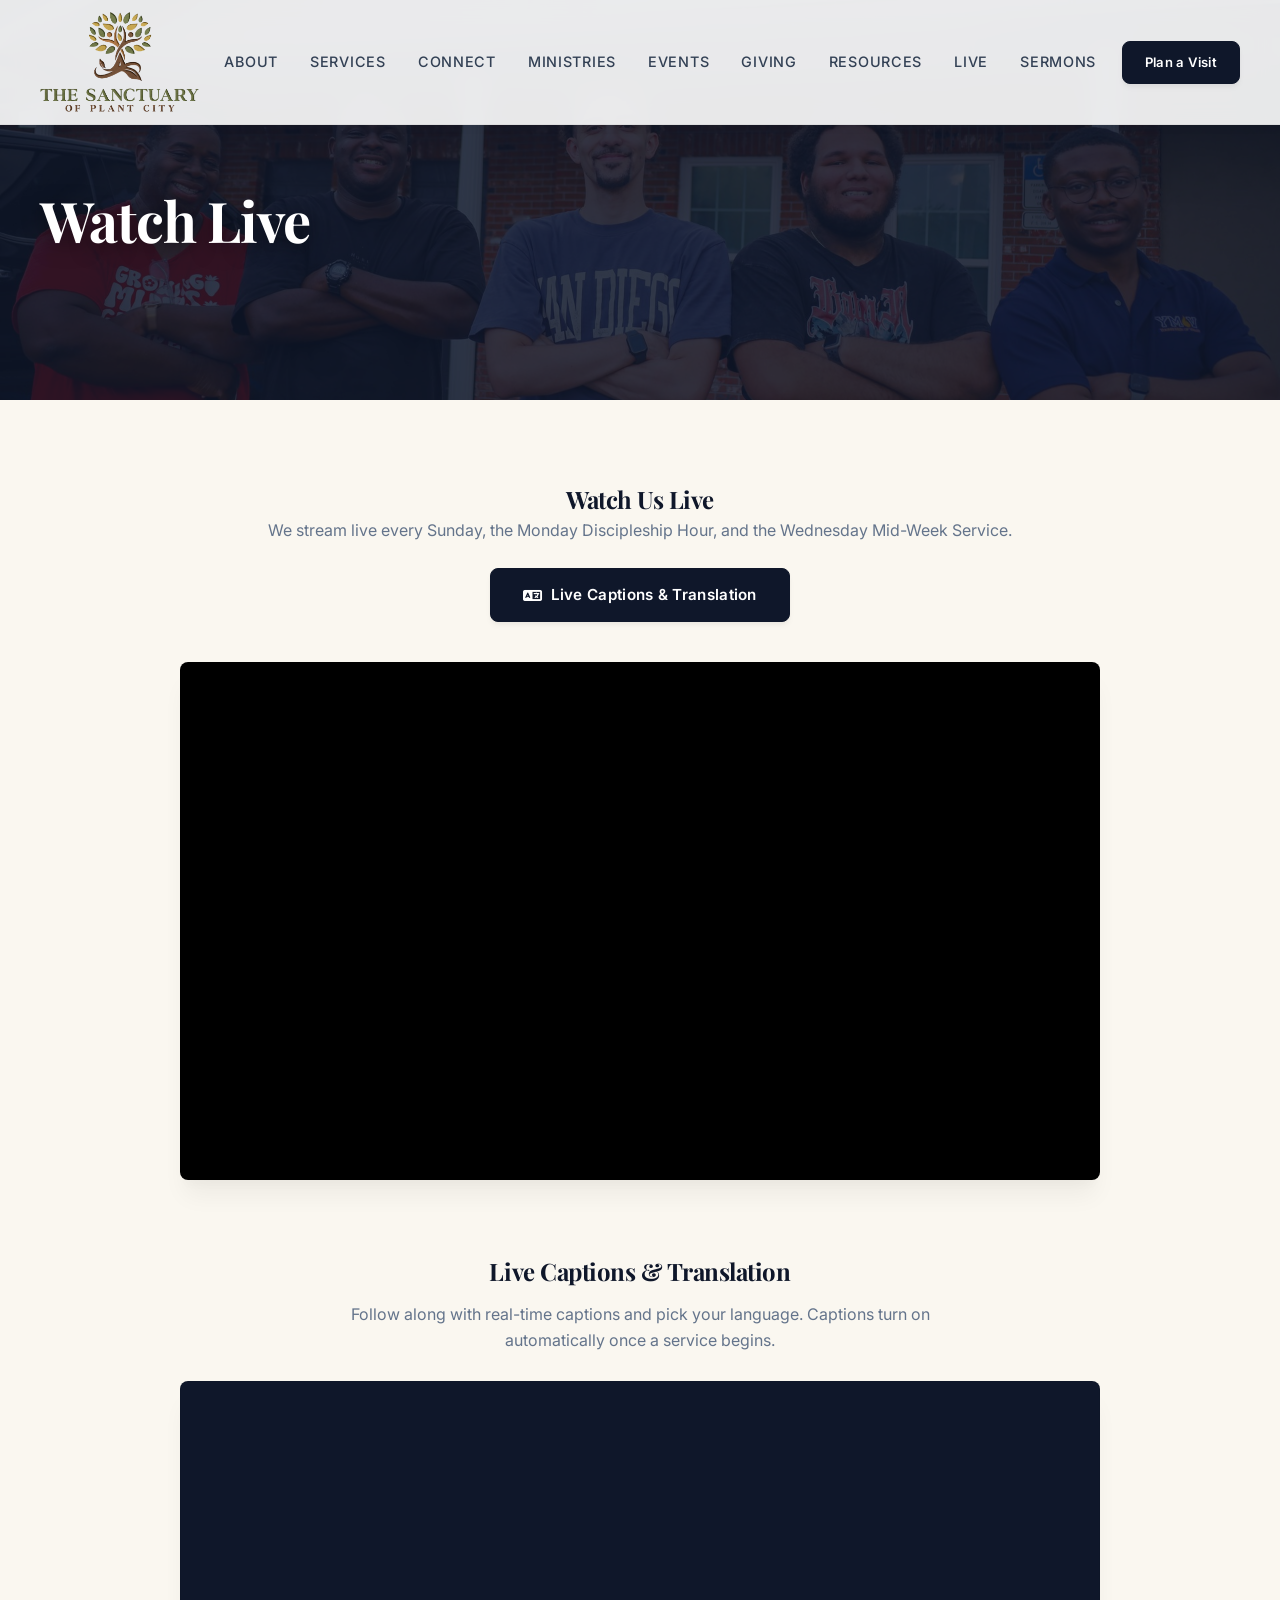
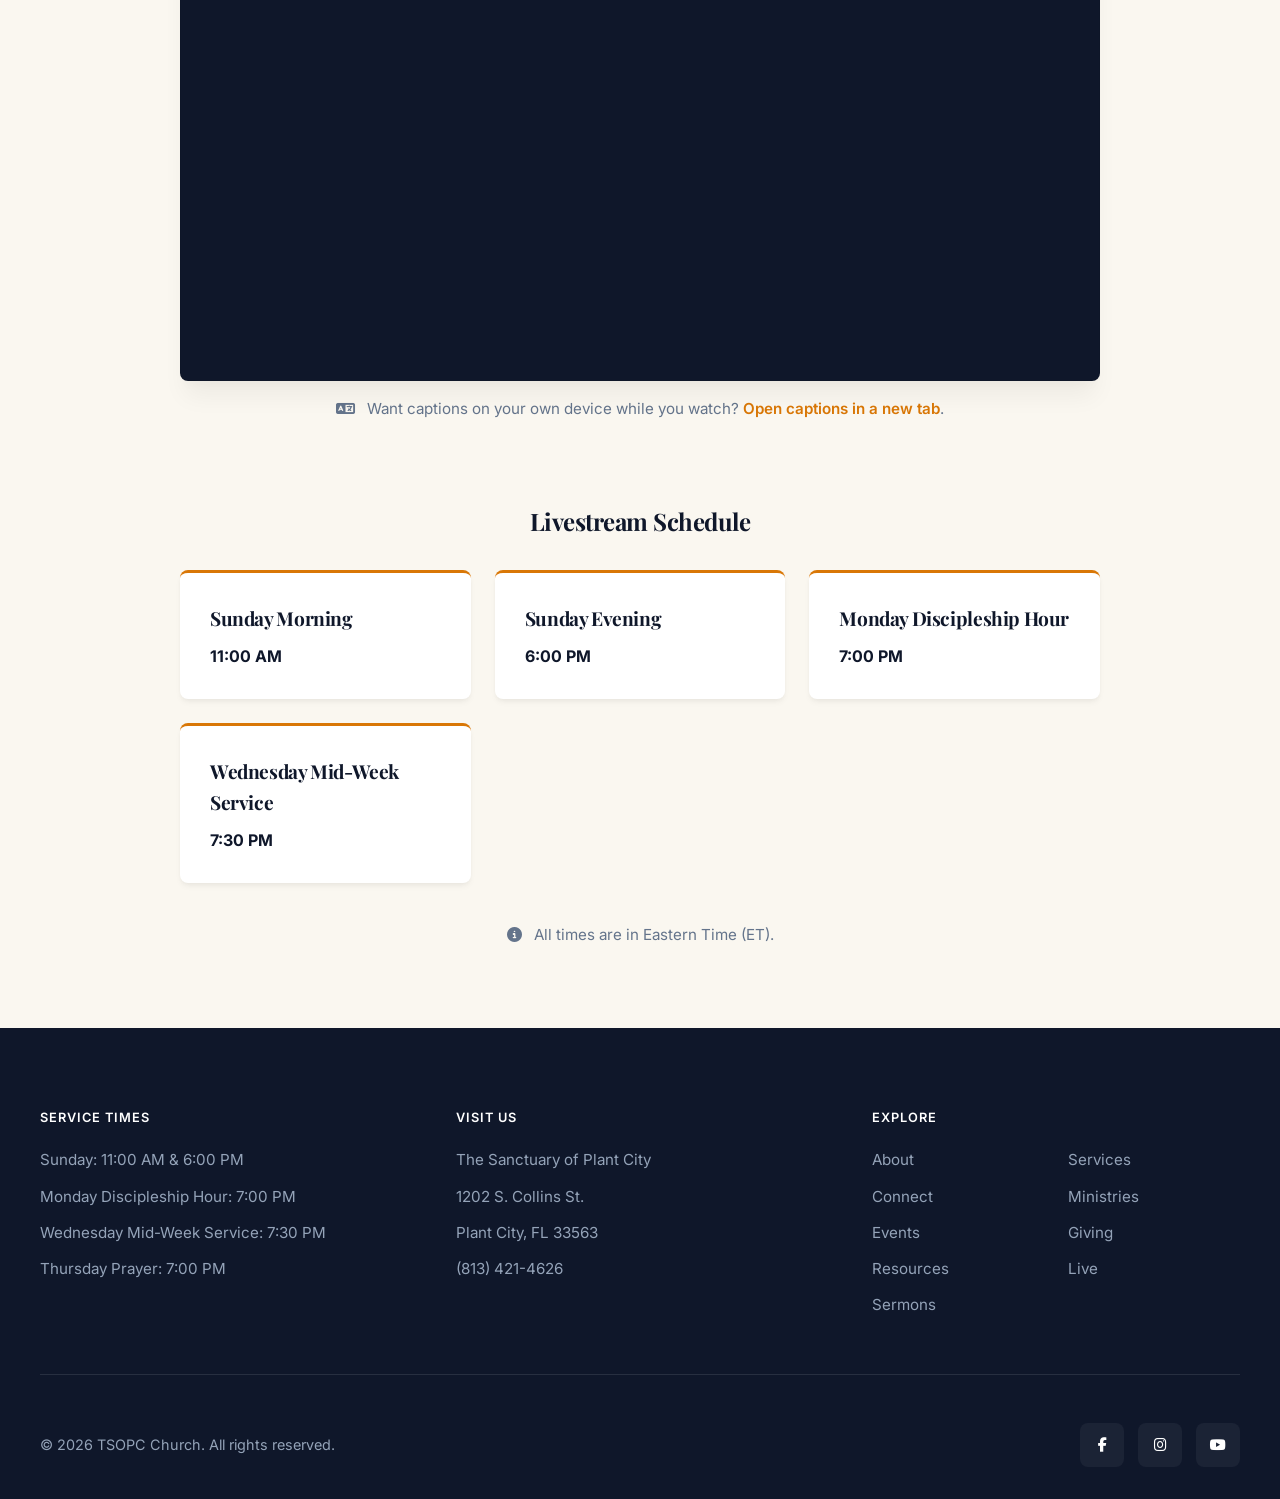
<file: live.html>
<!DOCTYPE html>
<html lang="en">
<head>
    <meta charset="UTF-8">
    <meta name="viewport" content="width=device-width, initial-scale=1.0">
    <meta http-equiv="Cache-Control" content="no-cache, must-revalidate">
    <title>Live Stream | TSOPC Church</title>
    <meta name="description" content="Watch TSOPC Church live online. We stream every Sunday, plus the Monday Discipleship Hour and Wednesday Mid-Week Service.">
    <link rel="stylesheet" href="styles.css?v=19">
    <link rel="preconnect" href="https://fonts.googleapis.com">
    <link rel="preconnect" href="https://fonts.gstatic.com" crossorigin>
    <link href="https://fonts.googleapis.com/css2?family=Inter:wght@400;500;600;700&family=Playfair+Display:wght@700&display=swap" rel="stylesheet">
    <link rel="stylesheet" href="https://cdnjs.cloudflare.com/ajax/libs/font-awesome/6.4.0/css/all.min.css">
</head>
<body>

    <nav class="navbar">
        <div class="nav-container">
            <a href="index.html" class="logo"><img src="logo-transparent.png?v=3" alt="TSOPC Logo" class="nav-logo-img"></a>
            <div class="nav-links" id="primary-nav">
                <a href="about.html">About</a>
                <a href="services.html">Services</a>
                <a href="connect.html">Connect</a>
                <a href="ministries.html">Ministries</a>
                <a href="events.html">Events</a>
                <a href="giving.html">Giving</a>
                <a href="resources.html">Resources</a>
                <a href="live.html">Live</a>
                <a href="sermons.html">Sermons</a>
            </div>
            <a href="index.html#plan-visit" class="btn btn-primary">Plan a Visit</a>
            <button class="mobile-toggle" aria-label="Toggle menu" aria-expanded="false" aria-controls="primary-nav"><i aria-hidden="true" class="fas fa-bars"></i></button>
        </div>
    </nav>

    <header class="page-hero">
        <div class="page-hero-overlay"></div>
        <div class="hero-content">
            <h1>Watch Live</h1>
        </div>
    </header>

    <main class="page-content center">
        <h2>Watch Us Live</h2>
        <p style="color: var(--text-muted); margin-bottom: 24px;">We stream live every Sunday, the Monday Discipleship Hour, and the Wednesday Mid-Week Service.</p>

        <p style="margin-bottom: 40px;">
            <a href="#live-captions" class="btn btn-primary"><i aria-hidden="true" class="fas fa-language" style="margin-right: 8px;"></i>Live Captions &amp; Translation</a>
        </p>

        <div class="sap-embed-player">
            <iframe title="TSOPC live stream and recent sermons" src="https://subsplash.com/u/plantcityupc/media/embed/d/*next-live?logoWatermark=0" frameborder="0" webkitallowfullscreen mozallowfullscreen allowfullscreen allow="clipboard-read; clipboard-write"></iframe>
        </div>

        <!-- Live Captions & Translation (powered by CaptionFlow) -->
        <section id="live-captions" class="captions-section" style="margin-top: 72px; text-align: left; scroll-margin-top: 140px;">
            <h2 style="text-align: center; margin-bottom: 12px;">Live Captions &amp; Translation</h2>
            <p style="color: var(--text-muted); text-align: center; max-width: 640px; margin: 0 auto 28px;">
                Follow along with real-time captions and pick your language. Captions turn on automatically once a service begins.
            </p>
            <!--
                CaptionFlow embed. URL format: https://caption-flow.com/live/<organization-slug>
                The slug is set in CaptionFlow > Dashboard > Settings. If your church's slug
                is not "tsopc", update BOTH the iframe src and the "new tab" link below.
            -->
            <div class="captions-embed">
                <iframe
                    title="TSOPC live captions and translation"
                    src="https://caption-flow.com/live/tsopc"
                    allow="autoplay"
                    referrerpolicy="no-referrer-when-downgrade"></iframe>
            </div>
            <p style="margin-top: 16px; color: var(--text-muted); text-align: center; font-size: 0.95rem;">
                <i aria-hidden="true" class="fas fa-language" style="margin-right: 8px;"></i>
                Want captions on your own device while you watch? <a href="https://caption-flow.com/live/tsopc" target="_blank" rel="noopener noreferrer" style="color: var(--accent-gold); font-weight: 600;">Open captions in a new tab</a>.
            </p>
        </section>

        <section class="schedule-section" style="margin-top: 80px; text-align: left;">
            <h2 style="margin-bottom: 30px; text-align: center;">Livestream Schedule</h2>
            <div style="display: grid; grid-template-columns: repeat(auto-fit, minmax(280px, 1fr)); gap: 24px;">
                <div style="background: var(--white); padding: 30px; border-radius: var(--border-radius); box-shadow: var(--shadow-sm); border-top: 3px solid var(--accent-gold);">
                    <h3 style="font-size: 1.2rem; margin-bottom: 10px;">Sunday Morning</h3>
                    <p style="font-weight: 700; color: var(--primary-dark);">11:00 AM</p>
                </div>
                <div style="background: var(--white); padding: 30px; border-radius: var(--border-radius); box-shadow: var(--shadow-sm); border-top: 3px solid var(--accent-gold);">
                    <h3 style="font-size: 1.2rem; margin-bottom: 10px;">Sunday Evening</h3>
                    <p style="font-weight: 700; color: var(--primary-dark);">6:00 PM</p>
                </div>
                <div style="background: var(--white); padding: 30px; border-radius: var(--border-radius); box-shadow: var(--shadow-sm); border-top: 3px solid var(--accent-gold);">
                    <h3 style="font-size: 1.2rem; margin-bottom: 10px;">Monday Discipleship Hour</h3>
                    <p style="font-weight: 700; color: var(--primary-dark);">7:00 PM</p>
                </div>
                <div style="background: var(--white); padding: 30px; border-radius: var(--border-radius); box-shadow: var(--shadow-sm); border-top: 3px solid var(--accent-gold);">
                    <h3 style="font-size: 1.2rem; margin-bottom: 10px;">Wednesday Mid-Week Service</h3>
                    <p style="font-weight: 700; color: var(--primary-dark);">7:30 PM</p>
                </div>
            </div>
            <p style="margin-top: 40px; color: var(--text-muted); text-align: center; font-size: 0.95rem;">
                <i aria-hidden="true" class="fas fa-info-circle" style="margin-right: 8px;"></i> All times are in Eastern Time (ET).
            </p>
        </section>
    </main>

    <footer>
        <div class="footer-grid">
            <div class="footer-col">
                <h4>Service Times</h4>
                <ul>
                    <li>Sunday: 11:00 AM &amp; 6:00 PM</li>
                    <li>Monday Discipleship Hour: 7:00 PM</li>
                    <li>Wednesday Mid-Week Service: 7:30 PM</li>
                    <li>Thursday Prayer: 7:00 PM</li>
                </ul>
            </div>
            <div class="footer-col">
                <h4>Visit Us</h4>
                <ul>
                    <li>The Sanctuary of Plant City</li>
                    <li>1202 S. Collins St.</li>
                    <li>Plant City, FL 33563</li>
                    <li><a href="tel:+18134214626">(813) 421-4626</a></li>
                </ul>
            </div>
            <div class="footer-col footer-nav">
                <h4>Explore</h4>
                <ul>
                    <li><a href="about.html">About</a></li>
                    <li><a href="services.html">Services</a></li>
                    <li><a href="connect.html">Connect</a></li>
                    <li><a href="ministries.html">Ministries</a></li>
                    <li><a href="events.html">Events</a></li>
                    <li><a href="giving.html">Giving</a></li>
                    <li><a href="resources.html">Resources</a></li>
                    <li><a href="live.html">Live</a></li>
                    <li><a href="sermons.html">Sermons</a></li>
                </ul>
            </div>
        </div>
        <div class="footer-bottom">
            <p>&copy; 2026 TSOPC Church. All rights reserved.</p>
            <div class="footer-social">
                <a href="https://www.facebook.com/PCUPC/" target="_blank" rel="noopener noreferrer" aria-label="Facebook"><i aria-hidden="true" class="fab fa-facebook-f"></i></a>
                <a href="https://www.instagram.com/plantcityupc/" target="_blank" rel="noopener noreferrer" aria-label="Instagram"><i aria-hidden="true" class="fab fa-instagram"></i></a>
                <a href="https://www.youtube.com/@plantcityupc2962" target="_blank" rel="noopener noreferrer" aria-label="YouTube"><i aria-hidden="true" class="fab fa-youtube"></i></a>
            </div>
        </div>
    </footer>
    <script src="script.js"></script>
</body>
</html>
</file>
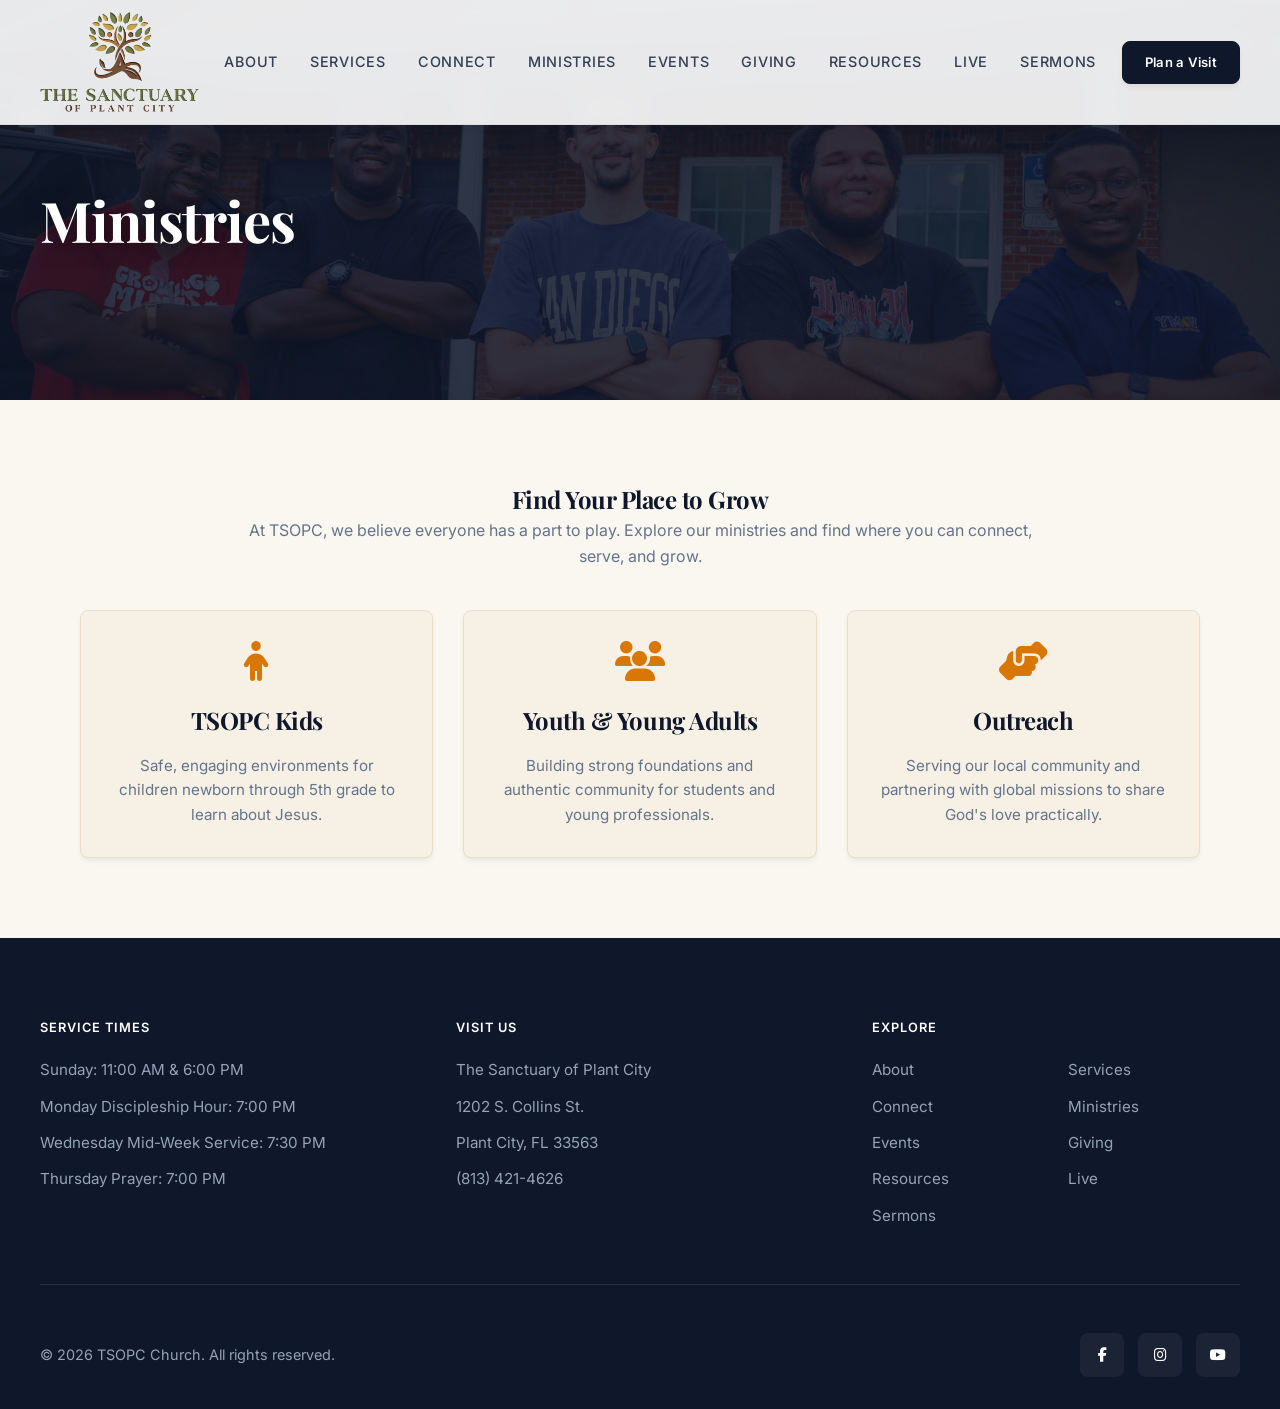
<file: ministries.html>
<!DOCTYPE html>
<html lang="en">
<head>
    <meta charset="UTF-8">
    <meta name="viewport" content="width=device-width, initial-scale=1.0">
    <meta http-equiv="Cache-Control" content="no-cache, must-revalidate">
    <title>Ministries | TSOPC Church</title>
    <meta name="description" content="Explore the ministries at TSOPC Church, TSOPC Kids, Youth & Young Adults, and Outreach. Find your place to connect, serve, and grow.">
    <link rel="stylesheet" href="styles.css?v=19">
    <link rel="preconnect" href="https://fonts.googleapis.com">
    <link rel="preconnect" href="https://fonts.gstatic.com" crossorigin>
    <link href="https://fonts.googleapis.com/css2?family=Inter:wght@400;500;600;700&family=Playfair+Display:wght@700&display=swap" rel="stylesheet">
    <link rel="stylesheet" href="https://cdnjs.cloudflare.com/ajax/libs/font-awesome/6.4.0/css/all.min.css">
</head>
<body>
    <nav class="navbar">
        <div class="nav-container">
            <a href="index.html" class="logo"><img src="logo-transparent.png?v=3" alt="TSOPC Logo" class="nav-logo-img"></a>
            <div class="nav-links" id="primary-nav">
                <a href="about.html">About</a>
                <a href="services.html">Services</a>
                <a href="connect.html">Connect</a>
                <a href="ministries.html">Ministries</a>
                <a href="events.html">Events</a>
                <a href="giving.html">Giving</a>
                <a href="resources.html">Resources</a>
                <a href="live.html">Live</a>
                <a href="sermons.html">Sermons</a>
            </div>
            <a href="index.html#plan-visit" class="btn btn-primary">Plan a Visit</a>
            <button class="mobile-toggle" aria-label="Toggle menu" aria-expanded="false" aria-controls="primary-nav"><i aria-hidden="true" class="fas fa-bars"></i></button>
        </div>
    </nav>

    <header class="page-hero">
        <div class="page-hero-overlay"></div>
        <div class="hero-content">
            <h1>Ministries</h1>
        </div>
    </header>

    <main class="page-content wide">
        <div style="text-align: center; max-width: 800px; margin: 0 auto;">
            <h2>Find Your Place to Grow</h2>
            <p style="color: var(--text-muted);">At TSOPC, we believe everyone has a part to play. Explore our ministries and find where you can connect, serve, and grow.</p>
        </div>
        
        <div class="ministry-grid">
            <div class="ministry-card">
                <i aria-hidden="true" class="fas fa-child"></i>
                <h3>TSOPC Kids</h3>
                <p style="color: var(--text-muted); font-size: 0.95rem;">Safe, engaging environments for children newborn through 5th grade to learn about Jesus.</p>
            </div>
            <div class="ministry-card">
                <i aria-hidden="true" class="fas fa-users"></i>
                <h3>Youth & Young Adults</h3>
                <p style="color: var(--text-muted); font-size: 0.95rem;">Building strong foundations and authentic community for students and young professionals.</p>
            </div>
            <div class="ministry-card">
                <i aria-hidden="true" class="fas fa-hands-helping"></i>
                <h3>Outreach</h3>
                <p style="color: var(--text-muted); font-size: 0.95rem;">Serving our local community and partnering with global missions to share God's love practically.</p>
            </div>
        </div>
    </main>

    <footer>
        <div class="footer-grid">
            <div class="footer-col">
                <h4>Service Times</h4>
                <ul>
                    <li>Sunday: 11:00 AM &amp; 6:00 PM</li>
                    <li>Monday Discipleship Hour: 7:00 PM</li>
                    <li>Wednesday Mid-Week Service: 7:30 PM</li>
                    <li>Thursday Prayer: 7:00 PM</li>
                </ul>
            </div>
            <div class="footer-col">
                <h4>Visit Us</h4>
                <ul>
                    <li>The Sanctuary of Plant City</li>
                    <li>1202 S. Collins St.</li>
                    <li>Plant City, FL 33563</li>
                    <li><a href="tel:+18134214626">(813) 421-4626</a></li>
                </ul>
            </div>
            <div class="footer-col footer-nav">
                <h4>Explore</h4>
                <ul>
                    <li><a href="about.html">About</a></li>
                    <li><a href="services.html">Services</a></li>
                    <li><a href="connect.html">Connect</a></li>
                    <li><a href="ministries.html">Ministries</a></li>
                    <li><a href="events.html">Events</a></li>
                    <li><a href="giving.html">Giving</a></li>
                    <li><a href="resources.html">Resources</a></li>
                    <li><a href="live.html">Live</a></li>
                    <li><a href="sermons.html">Sermons</a></li>
                </ul>
            </div>
        </div>
        <div class="footer-bottom">
            <p>&copy; 2026 TSOPC Church. All rights reserved.</p>
            <div class="footer-social">
                <a href="https://www.facebook.com/PCUPC/" target="_blank" rel="noopener noreferrer" aria-label="Facebook"><i aria-hidden="true" class="fab fa-facebook-f"></i></a>
                <a href="https://www.instagram.com/plantcityupc/" target="_blank" rel="noopener noreferrer" aria-label="Instagram"><i aria-hidden="true" class="fab fa-instagram"></i></a>
                <a href="https://www.youtube.com/@plantcityupc2962" target="_blank" rel="noopener noreferrer" aria-label="YouTube"><i aria-hidden="true" class="fab fa-youtube"></i></a>
            </div>
        </div>
    </footer>
    <script src="script.js"></script>
</body>
</html>
</file>
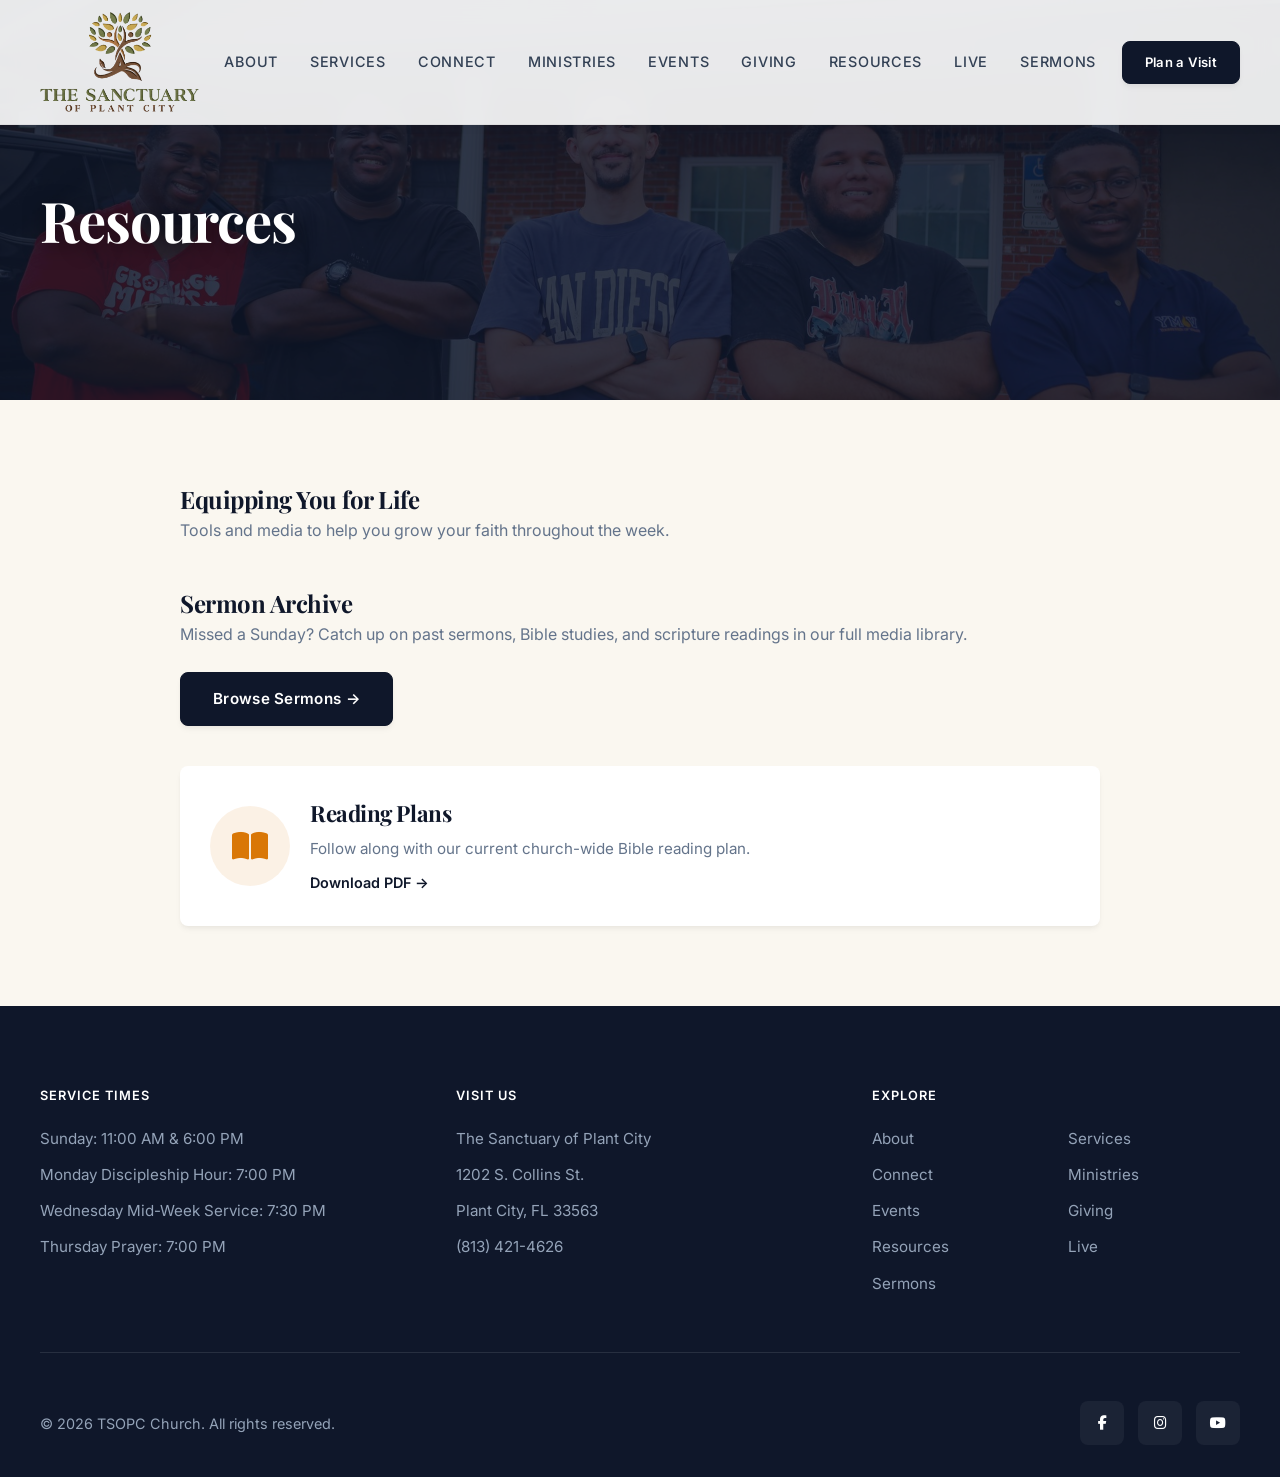
<file: resources.html>
<!DOCTYPE html>
<html lang="en">
<head>
    <meta charset="UTF-8">
    <meta name="viewport" content="width=device-width, initial-scale=1.0">
    <meta http-equiv="Cache-Control" content="no-cache, must-revalidate">
    <title>Resources | TSOPC Church</title>
    <meta name="description" content="Resources from TSOPC Church, sermon archive, Bible reading plans, and media to help you grow your faith throughout the week.">
    <link rel="stylesheet" href="styles.css?v=19">
    <link rel="preconnect" href="https://fonts.googleapis.com">
    <link rel="preconnect" href="https://fonts.gstatic.com" crossorigin>
    <link href="https://fonts.googleapis.com/css2?family=Inter:wght@400;500;600;700&family=Playfair+Display:wght@700&display=swap" rel="stylesheet">
    <link rel="stylesheet" href="https://cdnjs.cloudflare.com/ajax/libs/font-awesome/6.4.0/css/all.min.css">
</head>
<body>
    <nav class="navbar">
        <div class="nav-container">
            <a href="index.html" class="logo"><img src="logo-transparent.png?v=3" alt="TSOPC Logo" class="nav-logo-img"></a>
            <div class="nav-links" id="primary-nav">
                <a href="about.html">About</a>
                <a href="services.html">Services</a>
                <a href="connect.html">Connect</a>
                <a href="ministries.html">Ministries</a>
                <a href="events.html">Events</a>
                <a href="giving.html">Giving</a>
                <a href="resources.html">Resources</a>
                <a href="live.html">Live</a>
                <a href="sermons.html">Sermons</a>
            </div>
            <a href="index.html#plan-visit" class="btn btn-primary">Plan a Visit</a>
            <button class="mobile-toggle" aria-label="Toggle menu" aria-expanded="false" aria-controls="primary-nav"><i aria-hidden="true" class="fas fa-bars"></i></button>
        </div>
    </nav>

    <header class="page-hero">
        <div class="page-hero-overlay"></div>
        <div class="hero-content">
            <h1>Resources</h1>
        </div>
    </header>

    <main class="page-content">
        <h2>Equipping You for Life</h2>
        <p style="color: var(--text-muted); margin-bottom: 40px;">Tools and media to help you grow your faith throughout the week.</p>
        
        <h2>Sermon Archive</h2>
        <p style="color: var(--text-muted); margin-bottom: 24px;">Missed a Sunday? Catch up on past sermons, Bible studies, and scripture readings in our full media library.</p>
        <a href="sermons.html" class="btn btn-primary" style="margin-bottom: 40px;">Browse Sermons &rarr;</a>

        <div class="resource-box">
            <div class="resource-icon">
                <i aria-hidden="true" class="fas fa-book-open"></i>
            </div>
            <div class="resource-text">
                <h3>Reading Plans</h3>
                <p style="color: var(--text-muted); font-size: 0.95rem;">Follow along with our current church-wide Bible reading plan.</p>
                <a href="reading-plan.pdf" download style="color: var(--primary-dark); font-weight: 600; font-size: 0.9rem; margin-top: 10px; display: inline-block;">Download PDF &rarr;</a>
            </div>
        </div>
    </main>

    <footer>
        <div class="footer-grid">
            <div class="footer-col">
                <h4>Service Times</h4>
                <ul>
                    <li>Sunday: 11:00 AM &amp; 6:00 PM</li>
                    <li>Monday Discipleship Hour: 7:00 PM</li>
                    <li>Wednesday Mid-Week Service: 7:30 PM</li>
                    <li>Thursday Prayer: 7:00 PM</li>
                </ul>
            </div>
            <div class="footer-col">
                <h4>Visit Us</h4>
                <ul>
                    <li>The Sanctuary of Plant City</li>
                    <li>1202 S. Collins St.</li>
                    <li>Plant City, FL 33563</li>
                    <li><a href="tel:+18134214626">(813) 421-4626</a></li>
                </ul>
            </div>
            <div class="footer-col footer-nav">
                <h4>Explore</h4>
                <ul>
                    <li><a href="about.html">About</a></li>
                    <li><a href="services.html">Services</a></li>
                    <li><a href="connect.html">Connect</a></li>
                    <li><a href="ministries.html">Ministries</a></li>
                    <li><a href="events.html">Events</a></li>
                    <li><a href="giving.html">Giving</a></li>
                    <li><a href="resources.html">Resources</a></li>
                    <li><a href="live.html">Live</a></li>
                    <li><a href="sermons.html">Sermons</a></li>
                </ul>
            </div>
        </div>
        <div class="footer-bottom">
            <p>&copy; 2026 TSOPC Church. All rights reserved.</p>
            <div class="footer-social">
                <a href="https://www.facebook.com/PCUPC/" target="_blank" rel="noopener noreferrer" aria-label="Facebook"><i aria-hidden="true" class="fab fa-facebook-f"></i></a>
                <a href="https://www.instagram.com/plantcityupc/" target="_blank" rel="noopener noreferrer" aria-label="Instagram"><i aria-hidden="true" class="fab fa-instagram"></i></a>
                <a href="https://www.youtube.com/@plantcityupc2962" target="_blank" rel="noopener noreferrer" aria-label="YouTube"><i aria-hidden="true" class="fab fa-youtube"></i></a>
            </div>
        </div>
    </footer>
    <script src="script.js"></script>
</body>
</html>
</file>
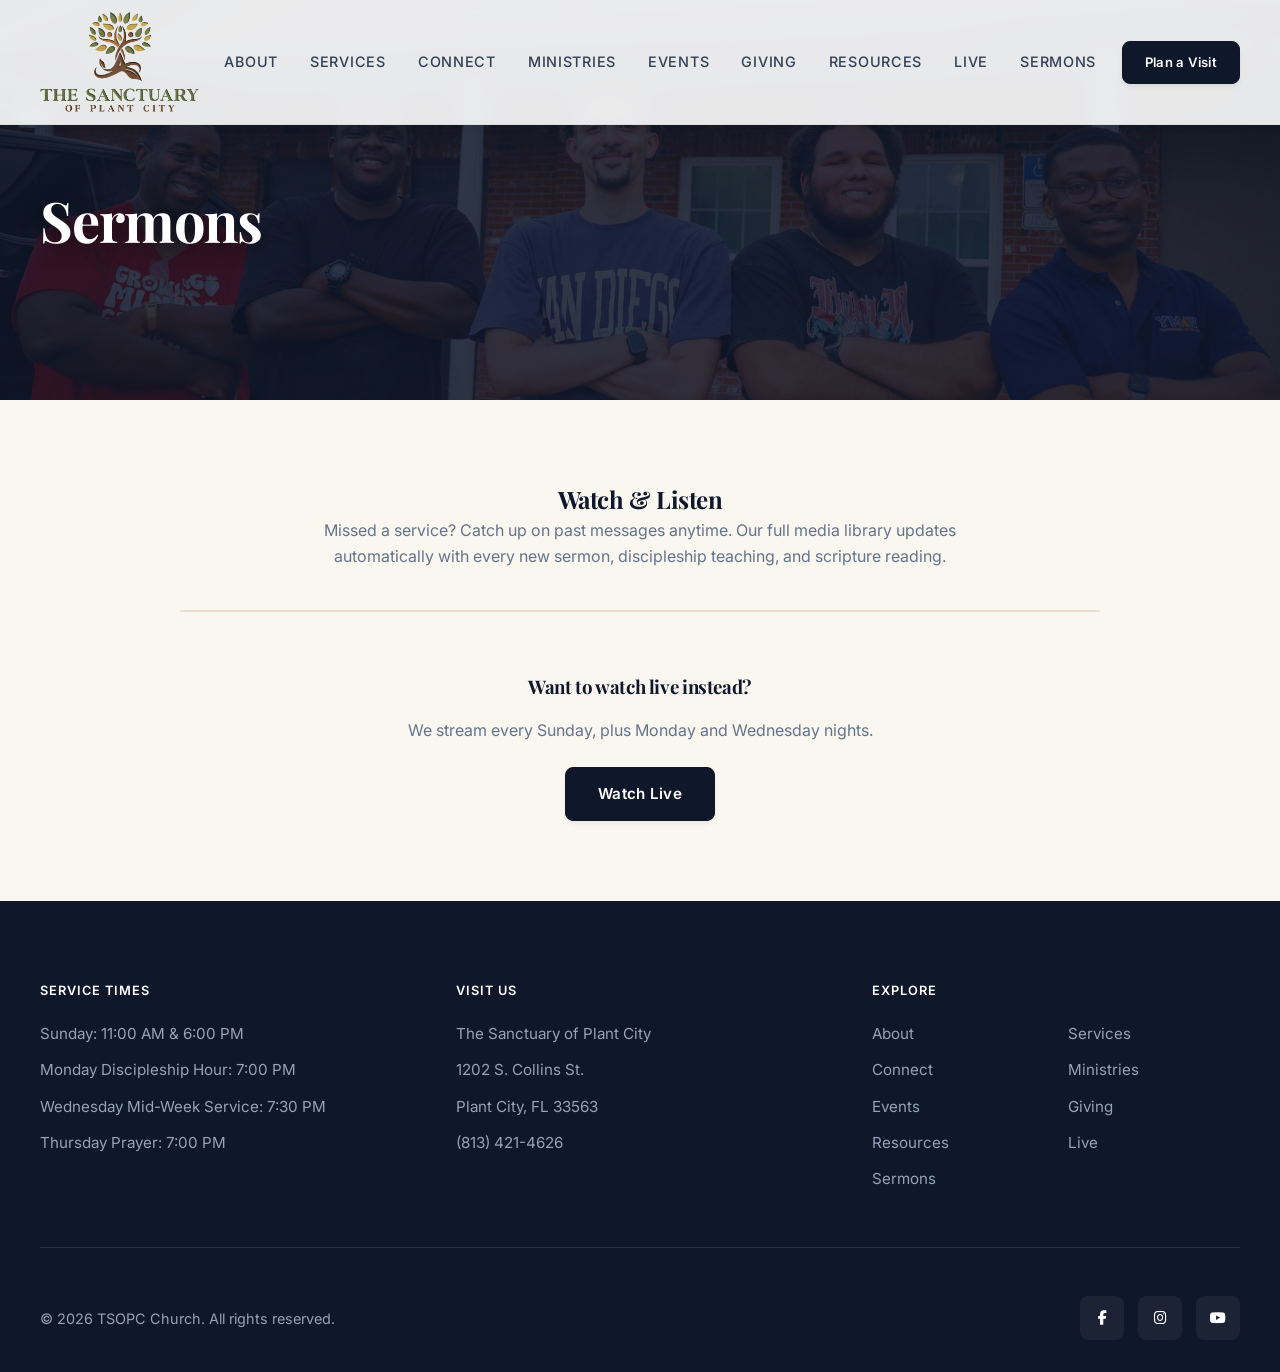
<file: sermons.html>
<!DOCTYPE html>
<html lang="en">
<head>
    <meta charset="UTF-8">
    <meta name="viewport" content="width=device-width, initial-scale=1.0">
    <meta http-equiv="Cache-Control" content="no-cache, must-revalidate">
    <title>Sermons | TSOPC Church</title>
    <meta name="description" content="Watch and listen to past sermons from TSOPC Church. Catch up on Sunday messages, the Monday Discipleship Hour, and more in our media library.">
    <link rel="stylesheet" href="styles.css?v=19">
    <link rel="preconnect" href="https://fonts.googleapis.com">
    <link rel="preconnect" href="https://fonts.gstatic.com" crossorigin>
    <link href="https://fonts.googleapis.com/css2?family=Inter:wght@400;500;600;700&family=Playfair+Display:wght@700&display=swap" rel="stylesheet">
    <link rel="stylesheet" href="https://cdnjs.cloudflare.com/ajax/libs/font-awesome/6.4.0/css/all.min.css">
</head>
<body>

    <nav class="navbar">
        <div class="nav-container">
            <a href="index.html" class="logo"><img src="logo-transparent.png?v=3" alt="TSOPC Logo" class="nav-logo-img"></a>
            <div class="nav-links" id="primary-nav">
                <a href="about.html">About</a>
                <a href="services.html">Services</a>
                <a href="connect.html">Connect</a>
                <a href="ministries.html">Ministries</a>
                <a href="events.html">Events</a>
                <a href="giving.html">Giving</a>
                <a href="resources.html">Resources</a>
                <a href="live.html">Live</a>
                <a href="sermons.html">Sermons</a>
            </div>
            <a href="index.html#plan-visit" class="btn btn-primary">Plan a Visit</a>
            <button class="mobile-toggle" aria-label="Toggle menu" aria-expanded="false" aria-controls="primary-nav"><i aria-hidden="true" class="fas fa-bars"></i></button>
        </div>
    </nav>

    <header class="page-hero">
        <div class="page-hero-overlay"></div>
        <div class="hero-content">
            <h1>Sermons</h1>
        </div>
    </header>

    <main class="page-content">
        <h2 style="text-align: center;">Watch &amp; Listen</h2>
        <p style="color: var(--text-muted); margin-bottom: 40px; text-align: center; max-width: 640px; margin-left: auto; margin-right: auto;">Missed a service? Catch up on past messages anytime. Our full media library updates automatically with every new sermon, discipleship teaching, and scripture reading.</p>

        <div class="subsplash-embed-container">
            <script id="subsplash-embed-q8qm6z3" type="text/javascript">var target = document.getElementById("subsplash-embed-q8qm6z3");var script = document.createElement("script");script.type = "text/javascript";script.onload = function() {subsplashEmbed("+zbjf/lb/li/+q8qm6z3?embed&1778032085328","https://subsplash.com/","subsplash-embed-q8qm6z3");};script.src = "https://dashboard.static.subsplash.com/production/web-client/external/embed-1.1.0.js";target.parentElement.insertBefore(script, target);</script>
        </div>

        <div style="text-align: center; margin-top: 60px;">
            <h3 style="margin-bottom: 16px;">Want to watch live instead?</h3>
            <p style="color: var(--text-muted); margin-bottom: 24px;">We stream every Sunday, plus Monday and Wednesday nights.</p>
            <a href="live.html" class="btn btn-primary">Watch Live</a>
        </div>
    </main>

    <footer>
        <div class="footer-grid">
            <div class="footer-col">
                <h4>Service Times</h4>
                <ul>
                    <li>Sunday: 11:00 AM &amp; 6:00 PM</li>
                    <li>Monday Discipleship Hour: 7:00 PM</li>
                    <li>Wednesday Mid-Week Service: 7:30 PM</li>
                    <li>Thursday Prayer: 7:00 PM</li>
                </ul>
            </div>
            <div class="footer-col">
                <h4>Visit Us</h4>
                <ul>
                    <li>The Sanctuary of Plant City</li>
                    <li>1202 S. Collins St.</li>
                    <li>Plant City, FL 33563</li>
                    <li><a href="tel:+18134214626">(813) 421-4626</a></li>
                </ul>
            </div>
            <div class="footer-col footer-nav">
                <h4>Explore</h4>
                <ul>
                    <li><a href="about.html">About</a></li>
                    <li><a href="services.html">Services</a></li>
                    <li><a href="connect.html">Connect</a></li>
                    <li><a href="ministries.html">Ministries</a></li>
                    <li><a href="events.html">Events</a></li>
                    <li><a href="giving.html">Giving</a></li>
                    <li><a href="resources.html">Resources</a></li>
                    <li><a href="live.html">Live</a></li>
                    <li><a href="sermons.html">Sermons</a></li>
                </ul>
            </div>
        </div>
        <div class="footer-bottom">
            <p>&copy; 2026 TSOPC Church. All rights reserved.</p>
            <div class="footer-social">
                <a href="https://www.facebook.com/PCUPC/" target="_blank" rel="noopener noreferrer" aria-label="Facebook"><i aria-hidden="true" class="fab fa-facebook-f"></i></a>
                <a href="https://www.instagram.com/plantcityupc/" target="_blank" rel="noopener noreferrer" aria-label="Instagram"><i aria-hidden="true" class="fab fa-instagram"></i></a>
                <a href="https://www.youtube.com/@plantcityupc2962" target="_blank" rel="noopener noreferrer" aria-label="YouTube"><i aria-hidden="true" class="fab fa-youtube"></i></a>
            </div>
        </div>
    </footer>
    <script src="script.js"></script>
</body>
</html>
</file>
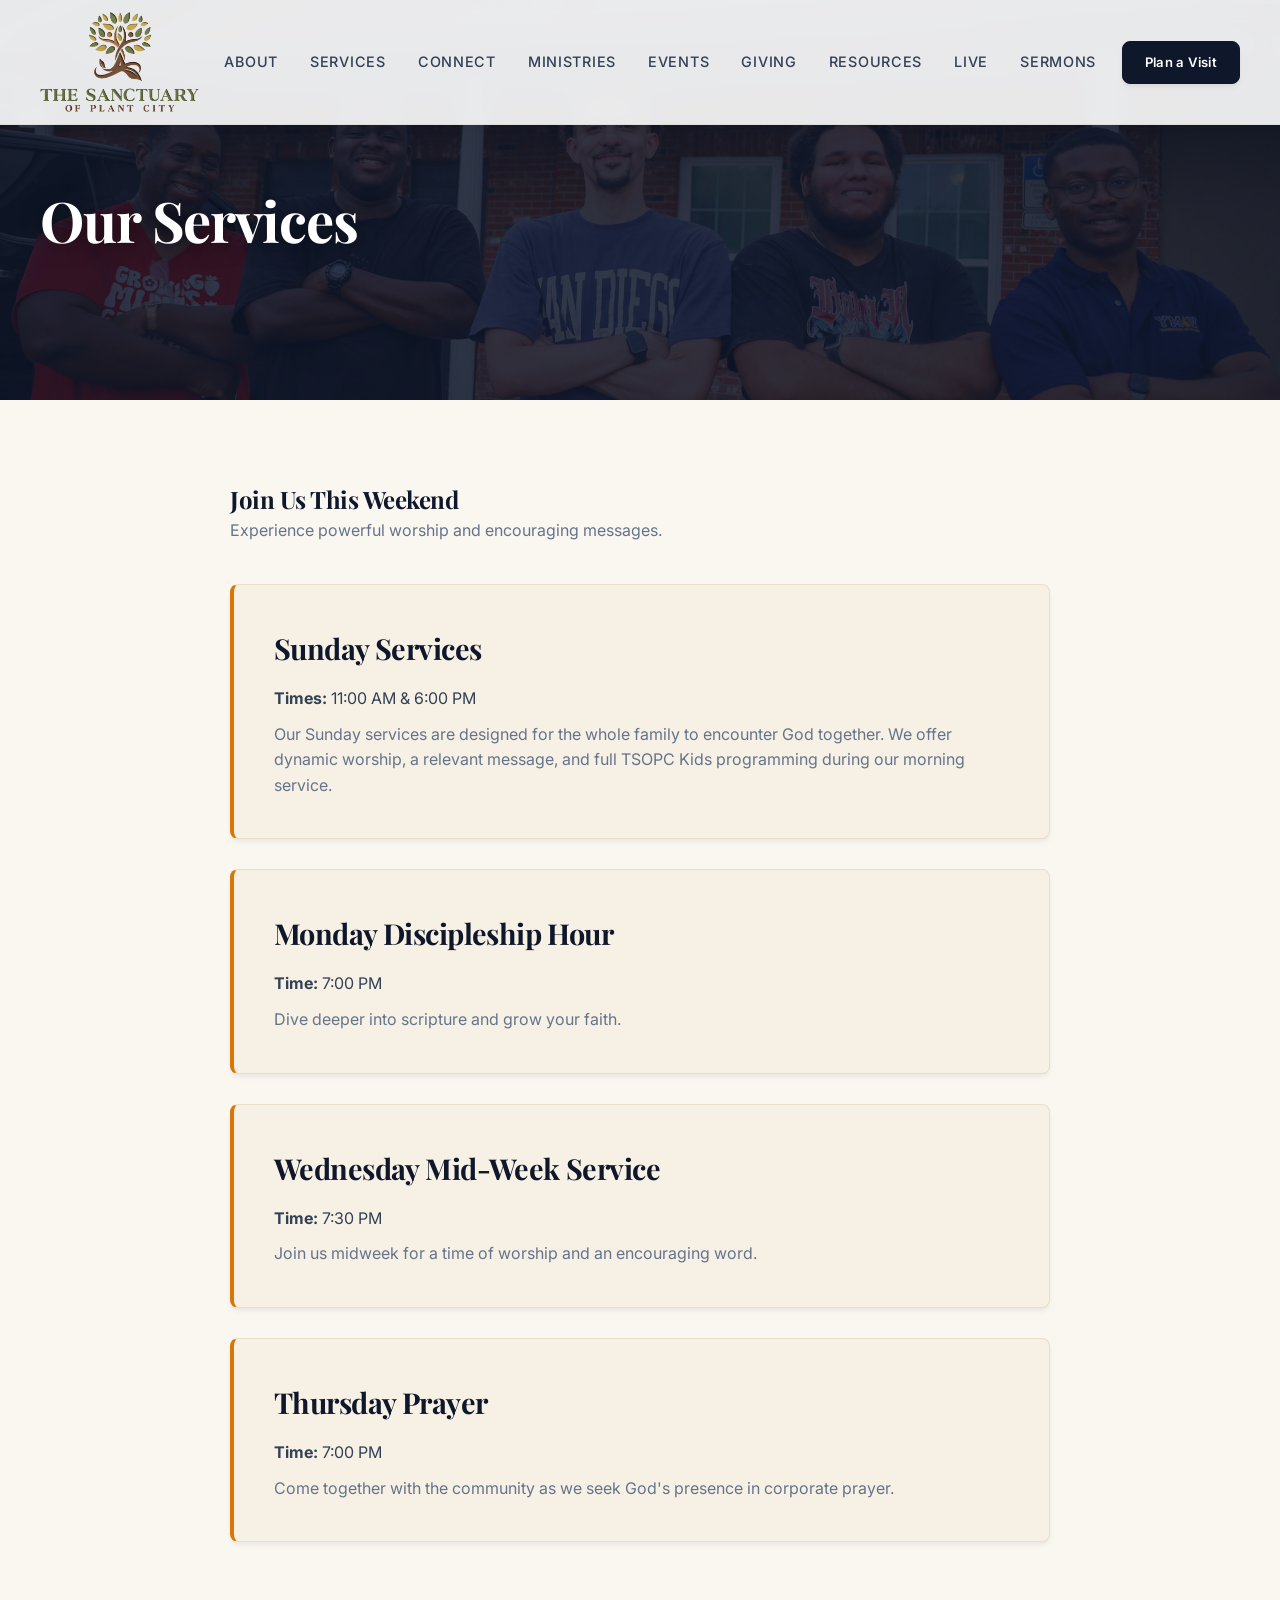
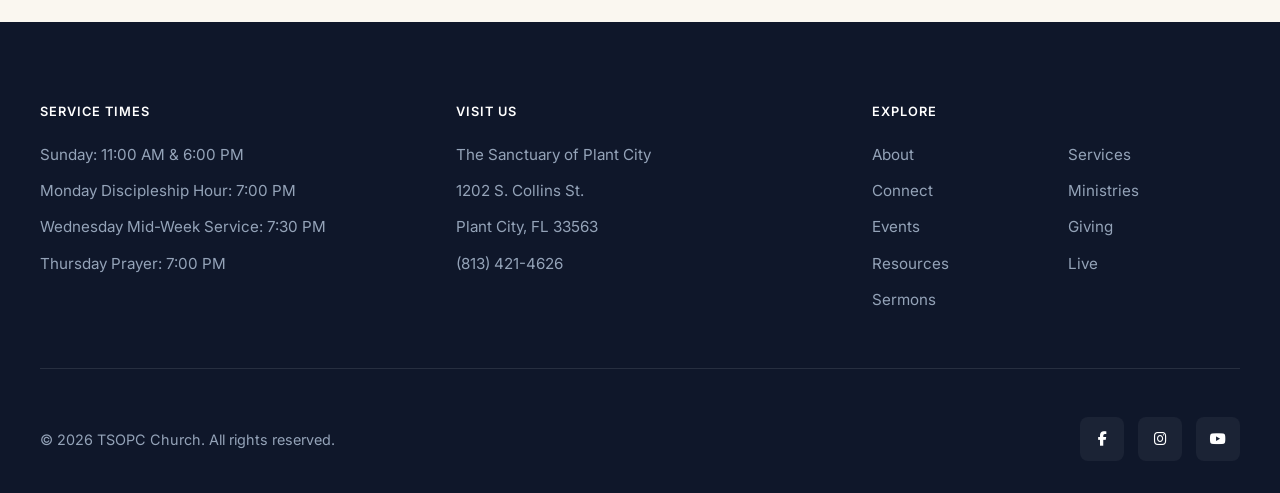
<file: services.html>
<!DOCTYPE html>
<html lang="en">
<head>
    <meta charset="UTF-8">
    <meta name="viewport" content="width=device-width, initial-scale=1.0">
    <meta http-equiv="Cache-Control" content="no-cache, must-revalidate">
    <title>Services | TSOPC Church</title>
    <meta name="description" content="Service times at TSOPC Church in Plant City, FL, Sunday at 11:00 AM & 6:00 PM, plus the Monday Discipleship Hour, Wednesday Mid-Week Service, and prayer.">
    <link rel="stylesheet" href="styles.css?v=19">
    <link rel="preconnect" href="https://fonts.googleapis.com">
    <link rel="preconnect" href="https://fonts.gstatic.com" crossorigin>
    <link href="https://fonts.googleapis.com/css2?family=Inter:wght@400;500;600;700&family=Playfair+Display:wght@700&display=swap" rel="stylesheet">
    <link rel="stylesheet" href="https://cdnjs.cloudflare.com/ajax/libs/font-awesome/6.4.0/css/all.min.css">
</head>
<body>
    <nav class="navbar">
        <div class="nav-container">
            <a href="index.html" class="logo"><img src="logo-transparent.png?v=3" alt="TSOPC Logo" class="nav-logo-img"></a>
            <div class="nav-links" id="primary-nav">
                <a href="about.html">About</a>
                <a href="services.html">Services</a>
                <a href="connect.html">Connect</a>
                <a href="ministries.html">Ministries</a>
                <a href="events.html">Events</a>
                <a href="giving.html">Giving</a>
                <a href="resources.html">Resources</a>
                <a href="live.html">Live</a>
                <a href="sermons.html">Sermons</a>
            </div>
            <a href="index.html#plan-visit" class="btn btn-primary">Plan a Visit</a>
            <button class="mobile-toggle" aria-label="Toggle menu" aria-expanded="false" aria-controls="primary-nav"><i aria-hidden="true" class="fas fa-bars"></i></button>
        </div>
    </nav>

    <header class="page-hero">
        <div class="page-hero-overlay"></div>
        <div class="hero-content">
            <h1>Our Services</h1>
        </div>
    </header>

    <main class="page-content medium">
        <h2>Join Us This Weekend</h2>
        <p style="color: var(--text-muted); margin-bottom: 40px;">Experience powerful worship and encouraging messages.</p>
        
        <div class="service-info">
            <h3 style="margin-bottom: 15px; font-family: 'Playfair Display', serif; font-size: 1.8rem;">Sunday Services</h3>
            <p><strong>Times:</strong> 11:00 AM & 6:00 PM</p>
            <p style="margin-top: 10px; color: var(--text-muted);">Our Sunday services are designed for the whole family to encounter God together. We offer dynamic worship, a relevant message, and full TSOPC Kids programming during our morning service.</p>
        </div>
        
        <div class="service-info">
            <h3 style="margin-bottom: 15px; font-family: 'Playfair Display', serif; font-size: 1.8rem;">Monday Discipleship Hour</h3>
            <p><strong>Time:</strong> 7:00 PM</p>
            <p style="margin-top: 10px; color: var(--text-muted);">Dive deeper into scripture and grow your faith.</p>
        </div>

        <div class="service-info">
            <h3 style="margin-bottom: 15px; font-family: 'Playfair Display', serif; font-size: 1.8rem;">Wednesday Mid-Week Service</h3>
            <p><strong>Time:</strong> 7:30 PM</p>
            <p style="margin-top: 10px; color: var(--text-muted);">Join us midweek for a time of worship and an encouraging word.</p>
        </div>

        <div class="service-info">
            <h3 style="margin-bottom: 15px; font-family: 'Playfair Display', serif; font-size: 1.8rem;">Thursday Prayer</h3>
            <p><strong>Time:</strong> 7:00 PM</p>
            <p style="margin-top: 10px; color: var(--text-muted);">Come together with the community as we seek God's presence in corporate prayer.</p>
        </div>
    </main>

    <footer>
        <div class="footer-grid">
            <div class="footer-col">
                <h4>Service Times</h4>
                <ul>
                    <li>Sunday: 11:00 AM &amp; 6:00 PM</li>
                    <li>Monday Discipleship Hour: 7:00 PM</li>
                    <li>Wednesday Mid-Week Service: 7:30 PM</li>
                    <li>Thursday Prayer: 7:00 PM</li>
                </ul>
            </div>
            <div class="footer-col">
                <h4>Visit Us</h4>
                <ul>
                    <li>The Sanctuary of Plant City</li>
                    <li>1202 S. Collins St.</li>
                    <li>Plant City, FL 33563</li>
                    <li><a href="tel:+18134214626">(813) 421-4626</a></li>
                </ul>
            </div>
            <div class="footer-col footer-nav">
                <h4>Explore</h4>
                <ul>
                    <li><a href="about.html">About</a></li>
                    <li><a href="services.html">Services</a></li>
                    <li><a href="connect.html">Connect</a></li>
                    <li><a href="ministries.html">Ministries</a></li>
                    <li><a href="events.html">Events</a></li>
                    <li><a href="giving.html">Giving</a></li>
                    <li><a href="resources.html">Resources</a></li>
                    <li><a href="live.html">Live</a></li>
                    <li><a href="sermons.html">Sermons</a></li>
                </ul>
            </div>
        </div>
        <div class="footer-bottom">
            <p>&copy; 2026 TSOPC Church. All rights reserved.</p>
            <div class="footer-social">
                <a href="https://www.facebook.com/PCUPC/" target="_blank" rel="noopener noreferrer" aria-label="Facebook"><i aria-hidden="true" class="fab fa-facebook-f"></i></a>
                <a href="https://www.instagram.com/plantcityupc/" target="_blank" rel="noopener noreferrer" aria-label="Instagram"><i aria-hidden="true" class="fab fa-instagram"></i></a>
                <a href="https://www.youtube.com/@plantcityupc2962" target="_blank" rel="noopener noreferrer" aria-label="YouTube"><i aria-hidden="true" class="fab fa-youtube"></i></a>
            </div>
        </div>
    </footer>
    <script src="script.js"></script>
</body>
</html>
</file>
<file: styles.css>
/* =========================================
   CSS Reset & Base Styles - PREMIUM EDITION
   ========================================= */
:root {
    --primary-dark: #0f172a; /* Deep, rich slate */
    --accent-gold: #d97706; /* Refined, sharp gold */
    --accent-hover: #b45309;
    --text-main: #334155;
    --text-muted: #64748b;
    --text-light: #f8fafc;
    --white: #ffffff;
    --background: #faf7f0; /* Warm cream — was #f8fafc cool off-white */
    --surface: #f7f1e5; /* Warm cream card surface (reads clearly cream, not white); defined by border + shadow */
    --surface-border: #e9dec8; /* Warm border to separate cards from the page cream */
    --border-radius: 8px; /* Sharper edges */
    --shadow-sm: 0 4px 6px -1px rgba(0, 0, 0, 0.05), 0 2px 4px -1px rgba(0, 0, 0, 0.03);
    --shadow-lg: 0 20px 25px -5px rgba(0, 0, 0, 0.05), 0 10px 10px -5px rgba(0, 0, 0, 0.02);
    --shadow-hover: 0 25px 50px -12px rgba(0, 0, 0, 0.15);
    --transition: all 0.4s cubic-bezier(0.16, 1, 0.3, 1);
}

* {
    margin: 0;
    padding: 0;
    box-sizing: border-box;
}

html {
    scroll-behavior: smooth;
    /* Stop iOS from inflating text in landscape */
    -webkit-text-size-adjust: 100%;
    text-size-adjust: 100%;
}

body {
    font-family: 'Inter', -apple-system, sans-serif;
    color: var(--text-main);
    background-color: var(--background);
    line-height: 1.6;
    overflow-x: hidden;
    -webkit-font-smoothing: antialiased;
    -moz-osx-font-smoothing: grayscale;
}

h1, h2, h3, .logo {
    font-family: 'Playfair Display', serif;
    color: var(--primary-dark);
    letter-spacing: -0.02em;
}

a {
    text-decoration: none;
    color: inherit;
    transition: var(--transition);
}

/* Remove the 300ms tap delay and tidy the tap highlight on touch devices */
a, button, .btn, .mobile-toggle {
    touch-action: manipulation;
    -webkit-tap-highlight-color: rgba(217, 119, 6, 0.15);
}

/* =========================================
   Typography & Buttons
   ========================================= */
.btn {
    display: inline-flex;
    align-items: center;
    justify-content: center;
    padding: 14px 32px;
    border-radius: var(--border-radius);
    font-weight: 600;
    font-family: 'Inter', sans-serif;
    font-size: 0.95rem;
    letter-spacing: 0.02em;
    cursor: pointer;
    transition: var(--transition);
}

.btn-primary {
    background-color: var(--primary-dark);
    color: var(--white);
    border: 1px solid var(--primary-dark);
    box-shadow: var(--shadow-sm);
}

.btn-primary:hover {
    background-color: var(--accent-gold);
    border-color: var(--accent-gold);
    transform: translateY(-2px);
    box-shadow: 0 10px 15px -3px rgba(217, 119, 6, 0.3);
}

.btn-outline {
    background-color: transparent;
    color: var(--white);
    border: 1px solid rgba(255, 255, 255, 0.6);
    backdrop-filter: blur(4px);
}

.btn-outline:hover {
    background-color: var(--white);
    color: var(--primary-dark);
    transform: translateY(-2px);
}

/* =========================================
   Navigation (Glassmorphism)
   ========================================= */
.navbar {
    position: fixed;
    top: 0;
    width: 100%;
    background-color: rgba(255, 255, 255, 0.9);
    backdrop-filter: blur(12px);
    -webkit-backdrop-filter: blur(12px);
    border-bottom: 1px solid rgba(0, 0, 0, 0.05);
    z-index: 1000;
    padding: 12px 0;
    transition: var(--transition);
}

.nav-container {
    max-width: 1280px;
    margin: 0 auto;
    padding: 0 40px;
    display: flex;
    justify-content: space-between;
    align-items: center;
}

.logo {
    display: flex;
    align-items: center;
}

.nav-logo-img {
    height: 100px;
    width: auto;
}

.nav-links {
    display: flex;
    gap: 32px;
    align-items: center;
}

.nav-links a {
    font-weight: 500;
    font-size: 0.9rem;
    color: var(--text-main);
    text-transform: uppercase;
    letter-spacing: 0.05em;
    position: relative;
}

.nav-links a::after {
    content: '';
    position: absolute;
    width: 0;
    height: 1px;
    bottom: -4px;
    left: 0;
    background-color: var(--accent-gold);
    transition: var(--transition);
}

.nav-links a:hover {
    color: var(--primary-dark);
}

.nav-links a:hover::after {
    width: 100%;
}

/* Header CTA sits next to small uppercase links, so keep it more compact
   than the full-size hero buttons */
.navbar .btn {
    padding: 10px 22px;
    font-size: 0.82rem;
}

.mobile-toggle {
    display: none;
    background: none;
    border: none;
    font-size: 1.5rem;
    color: var(--primary-dark);
    cursor: pointer;
}

/* =========================================
   Hero Section
   ========================================= */
.hero {
    position: relative;
    overflow: hidden;
    height: 90vh;
    height: 90svh; /* avoids the mobile address-bar jump where supported */
    min-height: 700px;
    display: flex;
    align-items: center;
    /* Fallback still (low-res paint before the hero <img> decodes) */
    background-image: url('hero-community-1200.jpg?v=16');
    background-size: cover;
    background-position: center 30%;
}

/* Background image layer — sits behind the gradient overlay and the content.
   object-position pushes the framing right so faces fall under the lighter side
   of the left-to-right gradient, keeping the headline over the darker left area. */
.hero-video {
    position: absolute;
    top: 0;
    left: 0;
    width: 100%;
    height: 100%;
    object-fit: cover;
    object-position: 65% 30%;
    z-index: 0;
}

.hero-overlay {
    position: absolute;
    top: 0;
    left: 0;
    width: 100%;
    height: 100%;
    z-index: 1;
    background: linear-gradient(to right, rgba(15, 23, 42, 0.95) 0%, rgba(15, 23, 42, 0.4) 100%);
}

/* Hero is now a static photo (no motion), so no reduced-motion handling needed. */

.hero-content {
    position: relative;
    z-index: 10;
    max-width: 1280px;
    margin: 0 auto;
    padding: 0 40px;
    width: 100%;
    transform: translateY(20px);
}

.hero h1 {
    color: var(--white);
    font-size: 5rem;
    line-height: 1.05;
    margin-bottom: 24px;
    text-shadow: 0 4px 20px rgba(0,0,0,0.3);
}

.page-hero h1 {
    color: var(--white) !important;
    font-size: 3.5rem;
    text-shadow: 0 4px 20px rgba(0,0,0,0.5);
    position: relative;
    z-index: 10;
}

.hero p {
    color: #cbd5e1;
    font-size: 1.5rem;
    font-weight: 300;
    margin-bottom: 48px;
    max-width: 600px;
    line-height: 1.5;
}

.hero-actions {
    display: flex;
    gap: 24px;
}

/* =========================================
   Interactive Cards (Quick Links)
   ========================================= */
.quick-links {
    margin-top: -100px;
    position: relative;
    z-index: 20;
    padding-bottom: 100px;
}

.cards-container {
    max-width: 1280px;
    margin: 0 auto;
    padding: 0 40px;
    display: grid;
    grid-template-columns: repeat(3, 1fr);
    gap: 32px;
}

.card {
    background-color: var(--white);
    border-radius: var(--border-radius);
    padding: 48px 40px;
    box-shadow: var(--shadow-lg);
    border: 1px solid rgba(0, 0, 0, 0.03);
    transition: var(--transition);
    display: flex;
    flex-direction: column;
    position: relative;
    overflow: hidden;
}

.card::before {
    content: '';
    position: absolute;
    top: 0;
    left: 0;
    width: 100%;
    height: 3px;
    background-color: var(--accent-gold);
    transform: scaleX(0);
    transform-origin: left;
    transition: var(--transition);
}

.card:hover {
    transform: translateY(-12px);
    box-shadow: var(--shadow-hover);
}

.card:hover::before {
    transform: scaleX(1);
}

.card-icon {
    font-size: 2.2rem;
    color: var(--primary-dark);
    margin-bottom: 24px;
}

.card h3 {
    font-size: 1.8rem;
    margin-bottom: 16px;
    color: var(--primary-dark);
}

.card p {
    color: var(--text-muted);
    margin-bottom: 32px;
    flex-grow: 1;
    font-size: 1.05rem;
    line-height: 1.6;
}

.card-link {
    font-weight: 600;
    color: var(--primary-dark);
    font-size: 0.95rem;
    text-transform: uppercase;
    letter-spacing: 0.05em;
    display: inline-flex;
    align-items: center;
    gap: 8px;
}

.card-link::after {
    content: '→';
    transition: transform 0.3s ease;
}

.card:hover .card-link {
    color: var(--accent-hover); /* darker gold for 4.5:1 contrast on white */
}

.card:hover .card-link::after {
    transform: translateX(5px);
}

/* =========================================
   Plan a Visit Section
   ========================================= */
.visit-section {
    padding: 100px 40px;
    background-color: var(--background);
    text-align: center;
    border-top: 1px solid rgba(0, 0, 0, 0.05);
}

.visit-container {
    max-width: 1000px;
    margin: 0 auto;
}

.visit-title {
    font-size: 2.5rem;
    color: var(--primary-dark);
    margin-bottom: 20px;
}

.visit-intro {
    color: var(--text-muted);
    font-size: 1.1rem;
    margin-bottom: 50px;
}

.visit-grid {
    display: grid;
    grid-template-columns: repeat(auto-fit, minmax(min(100%, 300px), 1fr));
    gap: 40px;
    text-align: left;
    margin-bottom: 50px;
}

.visit-card {
    background: var(--white);
    padding: 40px;
    border-radius: var(--border-radius);
    box-shadow: var(--shadow-sm);
    border-left: 4px solid var(--accent-gold);
}

.visit-card h3 {
    color: var(--primary-dark);
    margin-bottom: 15px;
}

.visit-card h3 i {
    color: var(--accent-gold);
    margin-right: 10px;
}

.visit-card p {
    color: var(--text-muted);
    margin-bottom: 15px;
}

.visit-note {
    font-size: 0.9rem;
}

.visit-times {
    list-style: none;
    color: var(--text-muted);
    line-height: 1.8;
}

.visit-map {
    background: var(--white);
    border-radius: var(--border-radius);
    overflow: hidden;
    box-shadow: var(--shadow-sm);
    line-height: 0;
}

/* =========================================
   Footer
   ========================================= */
footer {
    background-color: var(--primary-dark);
    color: var(--text-light);
    padding: 80px 40px 32px;
}

/* Top region: balanced, equal-width info columns */
.footer-grid {
    max-width: 1200px;
    margin: 0 auto 48px;
    padding-bottom: 56px;
    display: grid;
    grid-template-columns: repeat(3, 1fr);
    gap: 48px;
    border-bottom: 1px solid rgba(255, 255, 255, 0.1);
}

.footer-col h4 {
    color: var(--white);
    font-size: 0.8rem;
    font-weight: 600;
    text-transform: uppercase;
    letter-spacing: 0.08em;
    margin-bottom: 20px;
}

.footer-col ul {
    list-style: none;
    padding: 0;
    margin: 0;
}

.footer-col li {
    color: #94a3b8;
    font-size: 0.95rem;
    line-height: 1.6;
    margin-bottom: 12px;
}

.footer-col a {
    color: #94a3b8;
    transition: var(--transition);
}

.footer-col a:hover {
    color: var(--white);
}

/* Explore links sit in two even sub-columns so the column height matches its neighbors */
.footer-nav ul {
    display: grid;
    grid-template-columns: repeat(2, 1fr);
    gap: 12px 24px;
}

.footer-nav li {
    margin-bottom: 0;
}

/* Bottom bar: copyright + social, evenly split */
.footer-bottom {
    max-width: 1200px;
    margin: 0 auto;
    display: flex;
    justify-content: space-between;
    align-items: center;
    flex-wrap: wrap;
    gap: 20px;
    color: #94a3b8; /* 6.96:1 on slate — passes 4.5:1 */
    font-size: 0.9rem;
}

.footer-bottom p {
    margin: 0;
}

.footer-social {
    display: flex;
    gap: 14px;
}

.footer-social a {
    display: flex;
    align-items: center;
    justify-content: center;
    width: 44px;
    height: 44px;
    background-color: rgba(255, 255, 255, 0.05);
    color: var(--white);
    border-radius: var(--border-radius);
    transition: var(--transition);
}

.footer-social a:hover {
    background-color: var(--accent-gold);
    transform: translateY(-4px);
}

/* =========================================
   Responsive Design
   ========================================= */
@media (max-width: 1024px) {
    .hero h1 {
        font-size: 4rem;
    }
    .cards-container {
        gap: 20px;
    }
}

@media (max-width: 992px) {
    .cards-container {
        grid-template-columns: repeat(2, 1fr);
    }
}

@media (max-width: 768px) {
    .nav-container {
        padding: 0 20px;
        flex-wrap: wrap; /* allow menu panel to wrap onto full-width rows */
    }

    /* Cap logo on phones so it doesn't dominate the bar */
    .nav-logo-img {
        height: 60px;
    }

    /* Collapsed by default; revealed as a stacked panel when .nav-open is set */
    .nav-links {
        display: none;
        flex-basis: 100%;
        flex-direction: column;
        gap: 0;
        padding-top: 8px;
    }

    .navbar.nav-open .nav-links {
        display: flex;
    }

    .navbar.nav-open .nav-links a {
        padding: 14px 4px; /* 44px+ tap targets */
        border-bottom: 1px solid rgba(0, 0, 0, 0.06);
        font-size: 1rem;
    }

    /* CTA hidden in the bar, shown as the last item of the open menu */
    .navbar .btn {
        display: none;
    }

    .navbar.nav-open .btn {
        display: inline-flex;
        flex-basis: 100%;
        width: 100%;
        margin-top: 12px;
    }

    .mobile-toggle {
        display: block;
    }

    /* fixed-attachment parallax is janky/unsupported on mobile */
    .hero {
        background-attachment: scroll;
    }

    .hero h1 {
        font-size: 3rem;
    }
    
    .hero p {
        font-size: 1.2rem;
    }
    
    .hero-actions {
        flex-direction: column;
    }
    
    .btn {
        width: 100%;
    }
    
    .cards-container {
        grid-template-columns: 1fr;
        padding: 0 20px;
    }
    
    .quick-links {
        margin-top: -60px;
    }
    
    .card {
        padding: 40px 30px;
    }
    
    .footer-grid {
        grid-template-columns: 1fr;
        gap: 40px;
        text-align: center;
    }

    .footer-nav ul {
        justify-items: center;
    }

    .footer-bottom {
        flex-direction: column;
        justify-content: center;
        text-align: center;
    }

    /* Footer links get full-width tap rows on phones */
    .footer-nav ul {
        gap: 4px 24px;
    }

    .footer-col a {
        display: inline-block;
        padding: 6px 0;
    }

    /* Shorter hero so the fold isn't pushed way down on small screens */
    .hero {
        min-height: 540px;
    }

    .page-hero {
        min-height: 300px;
    }

    .page-hero h1 {
        font-size: 2.5rem;
    }

    /* Comfortable side gutters + tighter vertical rhythm on phones */
    .visit-section {
        padding: 64px 20px;
    }

    .visit-title {
        font-size: 2rem;
    }

    .page-content {
        margin: 48px auto;
        padding: 0 20px;
    }

    .page-prose h2 {
        font-size: 2rem;
    }

    .service-info,
    .visit-card {
        padding: 28px 24px;
    }

    /* Stack event cards: full-width date banner on top */
    .event-card {
        flex-direction: column;
    }

    .event-date {
        min-width: 0;
    }
}

/* Small phones (≤480px): scale down the largest type so nothing overflows */
@media (max-width: 480px) {
    .hero h1 {
        font-size: 2.4rem;
    }

    .hero p {
        font-size: 1.1rem;
    }

    .page-hero h1 {
        font-size: 2rem;
    }

    .visit-title,
    .page-prose h2 {
        font-size: 1.75rem;
    }
}

/* Subsplash Embed Container */
.subsplash-embed-container {
    border-radius: 16px;
    overflow: hidden;
    box-shadow: var(--shadow-lg);
    background: var(--surface);
    border: 1px solid var(--surface-border);
    margin-bottom: 60px;
}

/* =========================================
   Accessibility utilities
   ========================================= */

/* Visible keyboard focus indicator (gold reads on both light & dark surfaces) */
:focus-visible {
    outline: 3px solid var(--accent-gold);
    outline-offset: 3px;
    border-radius: 2px;
}

/* Screen-reader-only text (kept out of the visual layout) */
.visually-hidden {
    position: absolute;
    width: 1px;
    height: 1px;
    padding: 0;
    margin: -1px;
    overflow: hidden;
    clip: rect(0, 0, 0, 0);
    white-space: nowrap;
    border: 0;
}

/* Respect users who prefer reduced motion */
@media (prefers-reduced-motion: reduce) {
    html {
        scroll-behavior: auto;
    }

    *,
    *::before,
    *::after {
        animation-duration: 0.01ms !important;
        animation-iteration-count: 1 !important;
        transition-duration: 0.01ms !important;
        scroll-behavior: auto !important;
    }

    .hero {
        background-attachment: scroll; /* disable parallax */
    }
}

/* =========================================
   Inner Page Layout (shared by sub-pages)
   ========================================= */
.page-hero {
    height: 40vh;
    height: 40svh;
    min-height: 400px;
    display: flex;
    align-items: center;
    background-image: url('hero-community.jpg?v=16');
    background-size: cover;
    background-position: center;
    position: relative;
}

.page-hero-overlay {
    position: absolute;
    top: 0;
    left: 0;
    width: 100%;
    height: 100%;
    background: rgba(15, 23, 42, 0.85);
}

.page-content {
    max-width: 1000px;
    margin: 80px auto;
    padding: 0 40px;
}

/* width / alignment modifiers */
.page-content.narrow { max-width: 800px; }
.page-content.medium { max-width: 900px; }
.page-content.wide   { max-width: 1200px; }
.page-content.center { text-align: center; }

/* About page prose */
.page-prose h2 {
    margin-bottom: 24px;
    font-size: 2.5rem;
}

.page-prose p {
    font-size: 1.1rem;
    margin-bottom: 24px;
    color: var(--text-muted);
}

.page-prose ol {
    margin: 0 0 24px;
    padding-left: 24px;
    font-size: 1.1rem;
    color: var(--text-muted);
}

.page-prose ol li {
    margin-bottom: 14px;
    line-height: 1.7;
}

.page-prose ol li strong {
    color: var(--primary-dark);
}

/* Scripture quote */
.scripture {
    margin: 0 0 28px;
    padding: 24px 28px;
    background: #f4ecdd; /* warm cream to match the page (was cool #f8fafc) */
    border-left: 4px solid var(--accent-gold);
    border-radius: 0 var(--border-radius) var(--border-radius) 0;
}

.scripture p {
    font-style: italic;
    font-size: 1.2rem;
    line-height: 1.7;
    color: var(--primary-dark);
    margin-bottom: 10px;
}

.scripture cite {
    display: block;
    font-style: normal;
    font-weight: 600;
    color: var(--accent-gold);
}

/* Life at The Sanctuary — home gallery */
.gallery-section {
    padding: 80px 40px;
    background-color: var(--background);
}

.gallery-container {
    max-width: 1200px;
    margin: 0 auto;
    text-align: center;
}

.gallery-title {
    font-size: 2.5rem;
    margin-bottom: 12px;
}

.gallery-intro {
    font-size: 1.1rem;
    color: var(--text-muted);
    max-width: 640px;
    margin: 0 auto 48px;
}

.gallery-grid {
    display: grid;
    grid-template-columns: repeat(3, 1fr);
    gap: 20px;
}

.gallery-item {
    margin: 0;
    overflow: hidden;
    border-radius: var(--border-radius);
    box-shadow: var(--shadow-sm);
    background: var(--surface);
}

.gallery-item img {
    display: block;
    width: 100%;
    height: 100%;
    aspect-ratio: 4 / 5;
    object-fit: cover;
    transition: transform 0.4s ease;
}

.gallery-item:hover img {
    transform: scale(1.04);
}

@media (prefers-reduced-motion: reduce) {
    .gallery-item img { transition: none; }
    .gallery-item:hover img { transform: none; }
}

@media (max-width: 900px) {
    .gallery-grid { grid-template-columns: repeat(2, 1fr); }
}

@media (max-width: 520px) {
    .gallery-section { padding: 56px 20px; }
    .gallery-grid { gap: 12px; }
    .gallery-title { font-size: 2rem; }
}

/* Meet Our Pastor */
.pastor-section {
    display: grid;
    grid-template-columns: minmax(0, 320px) 1fr;
    gap: 40px;
    align-items: center;
    margin: 8px 0 48px;
    padding: 32px;
    background: var(--surface);
    border: 1px solid var(--surface-border);
    border-radius: var(--border-radius);
    box-shadow: var(--shadow-sm);
}

.pastor-photo {
    width: 100%;
    height: auto;
    display: block;
    border-radius: var(--border-radius);
    box-shadow: var(--shadow-sm);
}

.pastor-body h2 {
    margin-top: 0;
}

.pastor-name {
    font-size: 1.35rem;
    font-weight: 700;
    color: var(--primary-dark);
    margin: 0 0 2px;
}

.pastor-title {
    font-size: 1rem;
    font-weight: 600;
    color: var(--accent-gold);
    margin: 0;
    letter-spacing: 0.02em;
}

@media (max-width: 700px) {
    .pastor-section {
        grid-template-columns: 1fr;
        gap: 24px;
        text-align: center;
        justify-items: center;
    }
    .pastor-photo { max-width: 300px; }
}

/* Services */
.service-info {
    background: var(--surface);
    padding: 40px;
    border-radius: var(--border-radius);
    box-shadow: var(--shadow-sm);
    border: 1px solid var(--surface-border);
    margin-bottom: 30px;
    border-left: 4px solid var(--accent-gold);
}

/* Ministries */
.ministry-grid {
    display: grid;
    grid-template-columns: repeat(auto-fit, minmax(min(100%, 300px), 1fr));
    gap: 30px;
    margin-top: 40px;
}

.ministry-card {
    background: var(--surface);
    border-radius: var(--border-radius);
    box-shadow: var(--shadow-sm);
    border: 1px solid var(--surface-border);
    padding: 30px;
    text-align: center;
    transition: var(--transition);
}

.ministry-card:hover {
    transform: translateY(-5px);
    box-shadow: var(--shadow-lg);
}

.ministry-card i {
    font-size: 2.5rem;
    color: var(--accent-gold);
    margin-bottom: 20px;
}

.ministry-card h3 {
    margin-bottom: 15px;
    font-size: 1.5rem;
}

/* Events */
.event-card {
    display: flex;
    flex-wrap: wrap;
    background: var(--white);
    border-radius: var(--border-radius);
    box-shadow: var(--shadow-sm);
    margin-bottom: 30px;
    overflow: hidden;
    border-left: 4px solid var(--accent-gold);
}

.event-date {
    background: var(--primary-dark);
    color: var(--white);
    padding: 30px;
    display: flex;
    flex-direction: column;
    justify-content: center;
    align-items: center;
    min-width: 150px;
}

.event-date .month { font-weight: 600; text-transform: uppercase; font-size: 0.9rem; letter-spacing: 1px; }
.event-date .day { font-size: 2.5rem; font-family: 'Playfair Display', serif; font-weight: 700; }

.event-details {
    padding: 30px;
    flex-grow: 1;
}

.event-details h3 { font-size: 1.5rem; margin-bottom: 10px; }

/* Giving */
.give-box {
    background: var(--surface);
    padding: 20px;
    border-radius: var(--border-radius);
    box-shadow: var(--shadow-lg);
    border: 1px solid var(--surface-border);
    margin-top: 40px;
    position: relative;
    overflow: hidden;
}

iframe#subsplash-giving-container {
    max-height: 650px !important;
    border-radius: 8px !important;
    border: none;
}

/* Resources */
.resource-box {
    background: var(--white);
    padding: 30px;
    border-radius: var(--border-radius);
    box-shadow: var(--shadow-sm);
    margin-bottom: 30px;
    display: flex;
    align-items: center;
    gap: 20px;
}

.resource-icon {
    font-size: 2rem;
    color: var(--accent-gold);
    background: rgba(217, 119, 6, 0.1);
    width: 80px;
    height: 80px;
    display: flex;
    align-items: center;
    justify-content: center;
    border-radius: 50%;
}

.resource-text h3 {
    font-size: 1.4rem;
    margin-bottom: 5px;
}

/* Live stream embed */
.sap-embed-player {
    position: relative;
    width: 100%;
    height: 0;
    padding-top: 56.25%;
    border-radius: var(--border-radius);
    overflow: hidden;
    box-shadow: var(--shadow-lg);
    background: #000;
}

.sap-embed-player > iframe {
    position: absolute;
    top: 0;
    left: 0;
    width: 100%;
    height: 100%;
}

/* Live captions / translation embed (CaptionFlow) */
.captions-embed {
    position: relative;
    width: 100%;
    height: 600px;
    border-radius: var(--border-radius);
    overflow: hidden;
    box-shadow: var(--shadow-lg);
    background: var(--primary-dark);
    border: 1px solid rgba(0, 0, 0, 0.05);
}

.captions-embed > iframe {
    display: block;
    width: 100%;
    height: 100%;
    border: 0;
}

@media (max-width: 768px) {
    .captions-embed {
        height: 70vh;
        height: 70svh;
        min-height: 440px;
    }
}
</file>
